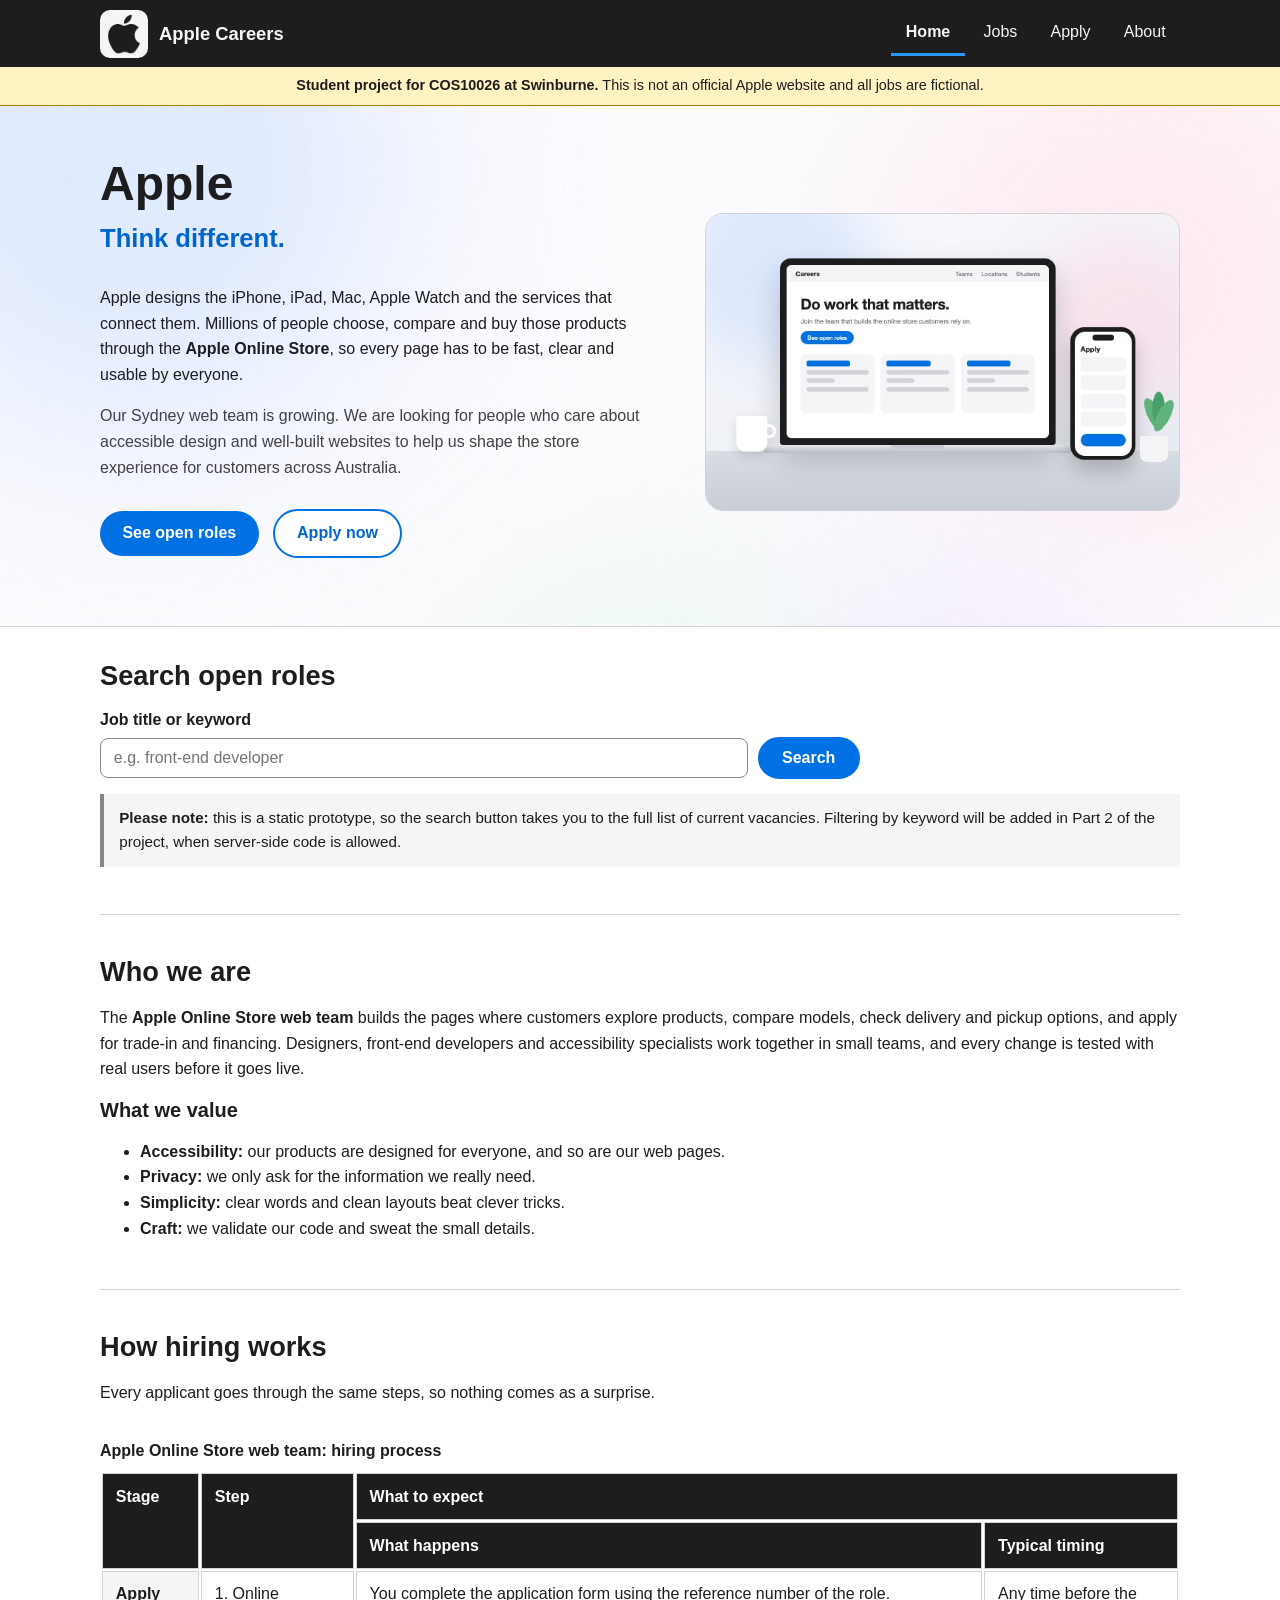
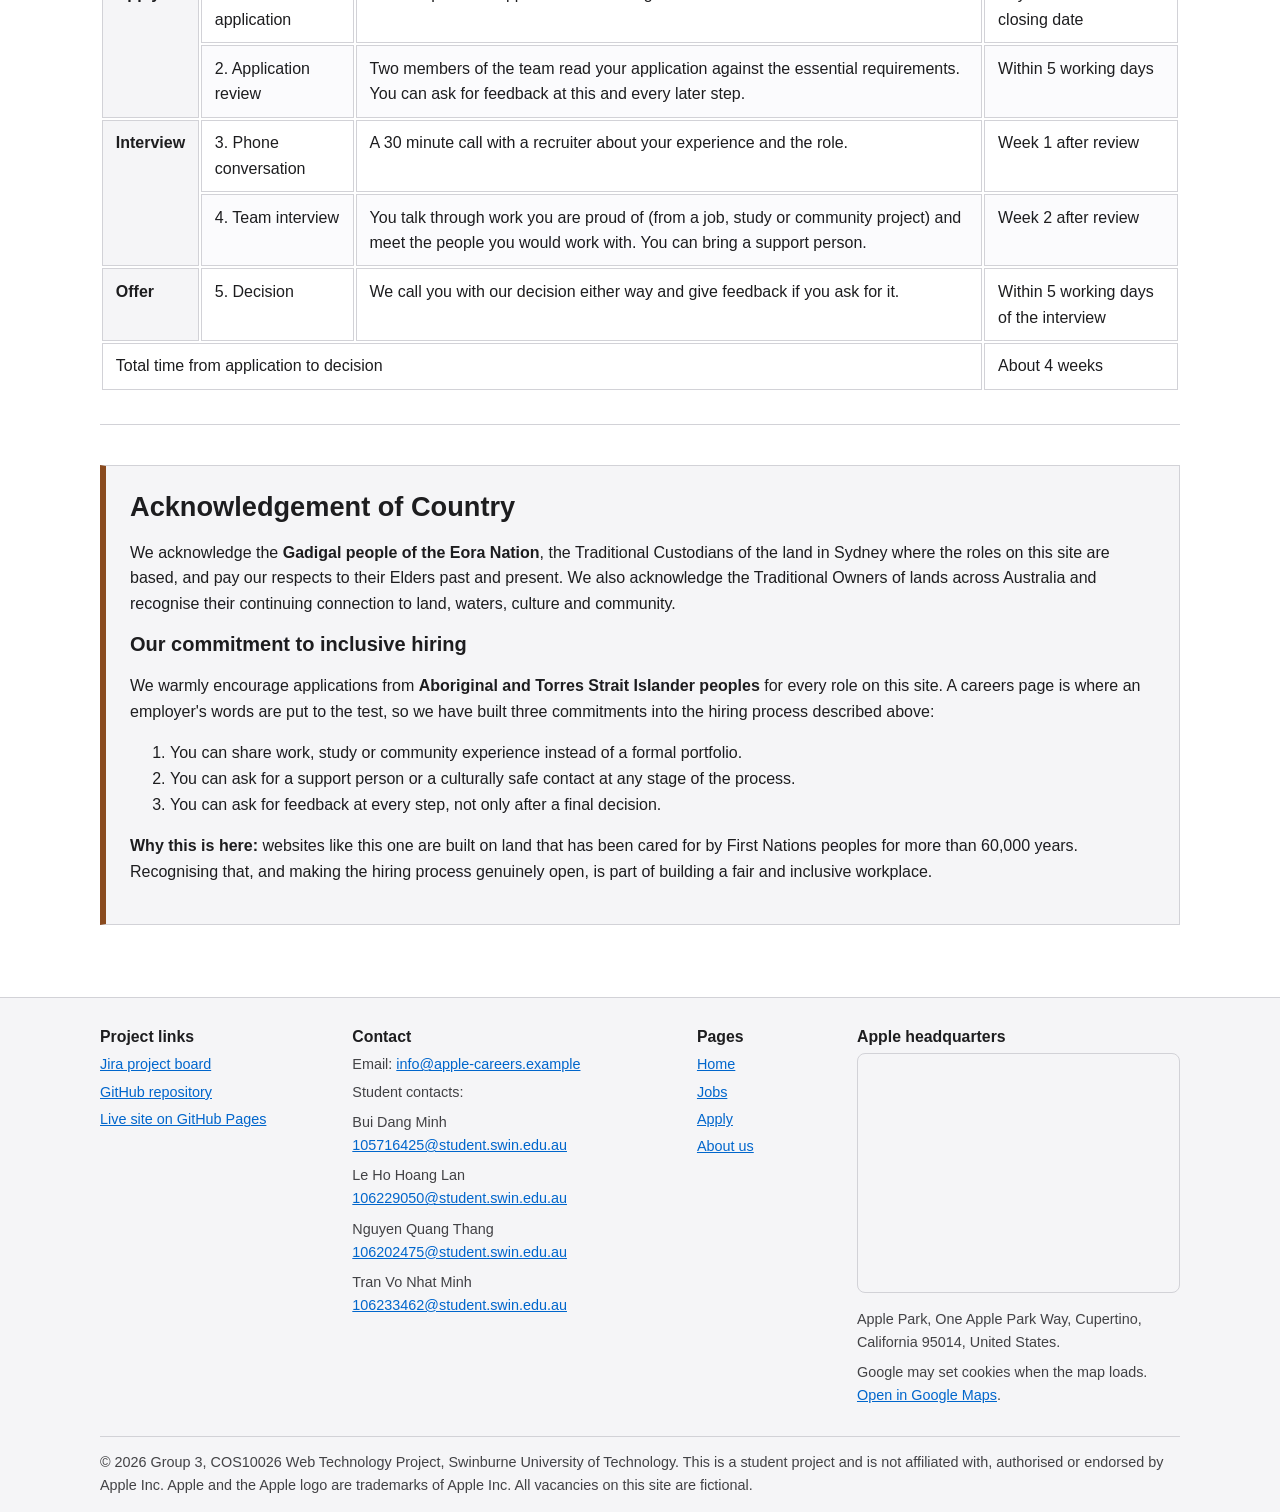
<file: index.html>
<!DOCTYPE html>
<html lang="en">
<head>
  <meta charset="utf-8">
  <meta name="viewport" content="width=device-width, initial-scale=1">
  <meta name="description" content="Careers at Apple: join the team that builds the Apple Online Store. Read about our hiring process and search open roles.">
  <meta name="keywords" content="Apple, careers, jobs, Apple Online Store, web developer, UX designer, Sydney">
  <meta name="author" content="Bui Dang Minh (105716425), Group 3">
  <title>Careers at Apple - Home</title>

  <link rel="stylesheet" href="styles.css?v=20261023">
  <link rel="stylesheet" href="index.css">

  <style>
    #hero h1 {
      font-size: 3em;
      margin-bottom: 0.1em;
    }

    .hero-actions {
      margin-top: 1.5em;
    }
  </style>
</head>

<body>
  <a class="skip-link" href="#main-content">Skip to main content</a>

  <header id="site-header">
    <div class="container">
      <a class="brand" href="index.html">

        <!-- Logo glyph adapted from Devicon apple-original, https://devicon.dev/ (MIT); Apple trademark, educational use. -->
        <img src="images/logo.png" alt="Apple logo" width="48" height="48">
        Apple Careers
      </a>

      <nav>
        <ul>
          <li><a href="index.html" class="current">Home</a></li>
          <li><a href="jobs.html">Jobs</a></li>
          <li><a href="apply.html">Apply</a></li>
          <li><a href="about.html">About</a></li>
        </ul>
      </nav>
    </div>
  </header>

  <p class="project-banner">
    <strong>Student project for COS10026 at Swinburne.</strong> This is not an official Apple website and all jobs are fictional.
  </p>

  <!-- GenAI acknowledgement: Claude and Codex.
       Use: assistance with the final code review; outputs were reviewed and adapted.
       Prompt (translated and summarised): Review the final HTML and CSS code against the assignment brief and suggest improvements. -->
  <!-- Company background: Apple Inc., Apple (Australia), https://www.apple.com/au/; wording adapted for fictional coursework roles. -->
  <section id="hero" aria-labelledby="company-name">
    <div class="container">
      <div class="hero-text">

        <h1 id="company-name">Apple</h1>
        <p class="slogan">Think different.</p>
        <p>
          Apple designs the iPhone, iPad, Mac, Apple Watch and the services that connect them.
          Millions of people choose, compare and buy those products through the
          <strong>Apple Online Store</strong>, so every page has to be fast, clear and
          usable by everyone.
        </p>

        <p style="color: #424245;">
          Our Sydney web team is growing. We are looking for people who care about
          accessible design and well-built websites to help us shape the store experience
          for customers across Australia.
        </p>
        <p class="hero-actions">
          <a class="button" href="jobs.html">See open roles</a>
          <a class="button secondary" href="apply.html">Apply now</a>
        </p>
      </div>

      <!-- Original AI-assisted artwork; acknowledgement: index.html. -->
      <figure class="hero-figure">
        <img src="images/hero-workplace.jpg"
             alt="Illustration of a laptop showing an Apple Careers web page next to a phone showing an application form"
             width="640" height="400">
      </figure>
    </div>
  </section>

  <main id="main-content" tabindex="-1">
    <div class="container">

      <section id="search" aria-labelledby="search-heading">
        <h2 id="search-heading">Search open roles</h2>
        <form action="jobs.html" method="get">
          <div class="search-row">
            <label for="keywords">Job title or keyword</label>
            <input type="search" id="keywords" name="keywords" placeholder="e.g. front-end developer">
            <button type="submit">Search</button>
          </div>
        </form>
        <p class="note">
          <strong>Please note:</strong> this is a static prototype, so the search button takes you
          to the full list of current vacancies. Filtering by keyword will be added in Part 2 of
          the project, when server-side code is allowed.
        </p>
      </section>

      <section id="team" aria-labelledby="team-heading">
        <h2 id="team-heading">Who we are</h2>
        <p>
          The <strong>Apple Online Store web team</strong> builds the pages where customers explore
          products, compare models, check delivery and pickup options, and apply for trade-in and
          financing. Designers, front-end developers and accessibility specialists work together
          in small teams, and every change is tested with real users before it goes live.
        </p>
        <h3>What we value</h3>
        <ul>
          <li><strong>Accessibility:</strong> our products are designed for everyone, and so are our web pages.</li>
          <li><strong>Privacy:</strong> we only ask for the information we really need.</li>
          <li><strong>Simplicity:</strong> clear words and clean layouts beat clever tricks.</li>
          <li><strong>Craft:</strong> we validate our code and sweat the small details.</li>
        </ul>
      </section>

      <section id="process" aria-labelledby="process-heading">
        <h2 id="process-heading">How hiring works</h2>
        <p>Every applicant goes through the same steps, so nothing comes as a surprise.</p>
        <div class="table-wrapper">
          <table>
            <caption>Apple Online Store web team: hiring process</caption>
            <thead>
              <tr>
                <th rowspan="2">Stage</th>
                <th rowspan="2">Step</th>
                <th colspan="2">What to expect</th>
              </tr>
              <tr>
                <th>What happens</th>
                <th>Typical timing</th>
              </tr>
            </thead>
            <tbody>
              <tr>
                <th rowspan="2">Apply</th>
                <td>1. Online application</td>
                <td>You complete the application form using the reference number of the role.</td>
                <td>Any time before the closing date</td>
              </tr>
              <tr>
                <td>2. Application review</td>
                <td>Two members of the team read your application against the essential requirements. You can ask for feedback at this and every later step.</td>
                <td>Within 5 working days</td>
              </tr>
              <tr>
                <th rowspan="2">Interview</th>
                <td>3. Phone conversation</td>
                <td>A 30 minute call with a recruiter about your experience and the role.</td>
                <td>Week 1 after review</td>
              </tr>
              <tr>
                <td>4. Team interview</td>
                <td>You talk through work you are proud of (from a job, study or community project) and meet the people you would work with. You can bring a support person.</td>
                <td>Week 2 after review</td>
              </tr>
              <tr>
                <th>Offer</th>
                <td>5. Decision</td>
                <td>We call you with our decision either way and give feedback if you ask for it.</td>
                <td>Within 5 working days of the interview</td>
              </tr>
            </tbody>
            <tfoot>
              <tr>
                <td colspan="3">Total time from application to decision</td>
                <td>About 4 weeks</td>
              </tr>
            </tfoot>
          </table>
        </div>
      </section>

      <!-- Wording follows Swinburne COS10026 Canvas, Acknowledgement of Country; Sydney custodians: City of Sydney, Aboriginal and Torres Strait Islander, https://www.cityofsydney.nsw.gov.au/ -->
      <section id="acknowledgement" aria-labelledby="ack-heading">
        <h2 id="ack-heading">Acknowledgement of Country</h2>

        <p>
          We acknowledge the <strong>Gadigal people of the Eora Nation</strong>, the Traditional Custodians
          of the land in Sydney where the roles on this site are based, and pay our respects to their
          Elders past and present. We also acknowledge the Traditional Owners of lands across Australia
          and recognise their continuing connection to land, waters, culture and community.
        </p>

        <h3>Our commitment to inclusive hiring</h3>
        <p>
          We warmly encourage applications from <strong>Aboriginal and Torres Strait Islander peoples</strong>
          for every role on this site. A careers page is where an employer's words are put to the test,
          so we have built three commitments into the hiring process described above:
        </p>
        <ol>
          <li>You can share work, study or community experience instead of a formal portfolio.</li>
          <li>You can ask for a support person or a culturally safe contact at any stage of the process.</li>
          <li>You can ask for feedback at every step, not only after a final decision.</li>
        </ol>
        <p>
          <strong>Why this is here:</strong> websites like this one are built on land that has been cared for by
          First Nations peoples for more than 60,000 years. Recognising that, and making the hiring process
          genuinely open, is part of building a fair and inclusive workplace.
        </p>
      </section>

    </div>
  </main>

  <footer id="site-footer">
    <div class="container">
      <div class="footer-columns">
        <section aria-labelledby="footer-project">
          <h2 id="footer-project">Project links</h2>
          <ul>
            <li><a href="https://cos10026-group3.atlassian.net/jira/software/projects/WWTP/summary">Jira project board</a></li>
            <li><a href="https://github.com/dangminh232006/Web-Project-Group-3">GitHub repository</a></li>
            <li><a href="https://dangminh232006.github.io/Web-Project-Group-3/">Live site on GitHub Pages</a></li>
          </ul>
        </section>
        <section aria-labelledby="footer-contact">
          <h2 id="footer-contact">Contact</h2>
          <ul>
            <li>Email: <a href="mailto:info@apple-careers.example">info@apple-careers.example</a></li>
            <li>Student contacts:
              <ul>
                <li>Bui Dang Minh<br><a href="mailto:105716425@student.swin.edu.au">105716425@student.swin.edu.au</a></li>
                <li>Le Ho Hoang Lan<br><a href="mailto:106229050@student.swin.edu.au">106229050@student.swin.edu.au</a></li>
                <li>Nguyen Quang Thang<br><a href="mailto:106202475@student.swin.edu.au">106202475@student.swin.edu.au</a></li>
                <li>Tran Vo Nhat Minh<br><a href="mailto:106233462@student.swin.edu.au">106233462@student.swin.edu.au</a></li>
              </ul>
            </li>
          </ul>
        </section>
        <section aria-labelledby="footer-site">
          <h2 id="footer-site">Pages</h2>
          <ul>
            <li><a href="index.html">Home</a></li>
            <li><a href="jobs.html">Jobs</a></li>
            <li><a href="apply.html">Apply</a></li>
            <li><a href="about.html">About us</a></li>
          </ul>
        </section>

        <section class="footer-map" aria-labelledby="footer-location">
          <h2 id="footer-location">Apple headquarters</h2>
          <!-- Map supplied by Google Maps: Apple Park, Cupertino; https://www.google.com/maps/place/Apple+Park,+One+Apple+Park+Way,+Cupertino,+CA+95014 -->
          <iframe src="https://www.google.com/maps/embed?origin=mfe&amp;pb=!1m3!2m1!1sApple+Park,+One+Apple+Park+Way,+Cupertino,+CA+95014!6i15"
                  title="Google Map showing Apple Park, Apple headquarters in Cupertino, California"
                  width="600" height="240" loading="lazy"></iframe>
          <p>Apple Park, One Apple Park Way, Cupertino, California 95014, United States.</p>
          <p>Google may set cookies when the map loads.
            <a href="https://www.google.com/maps/place/Apple+Park,+One+Apple+Park+Way,+Cupertino,+CA+95014">Open in Google Maps</a>.
          </p>
        </section>
      </div>
      <p class="disclaimer">
        &copy; 2026 Group 3, COS10026 Web Technology Project, Swinburne University of Technology.
        This is a student project and is not affiliated with, authorised or endorsed by Apple Inc.
        Apple and the Apple logo are trademarks of Apple Inc. All vacancies on this site are fictional.
      </p>
    </div>
  </footer>
</body>
</html>
</file>
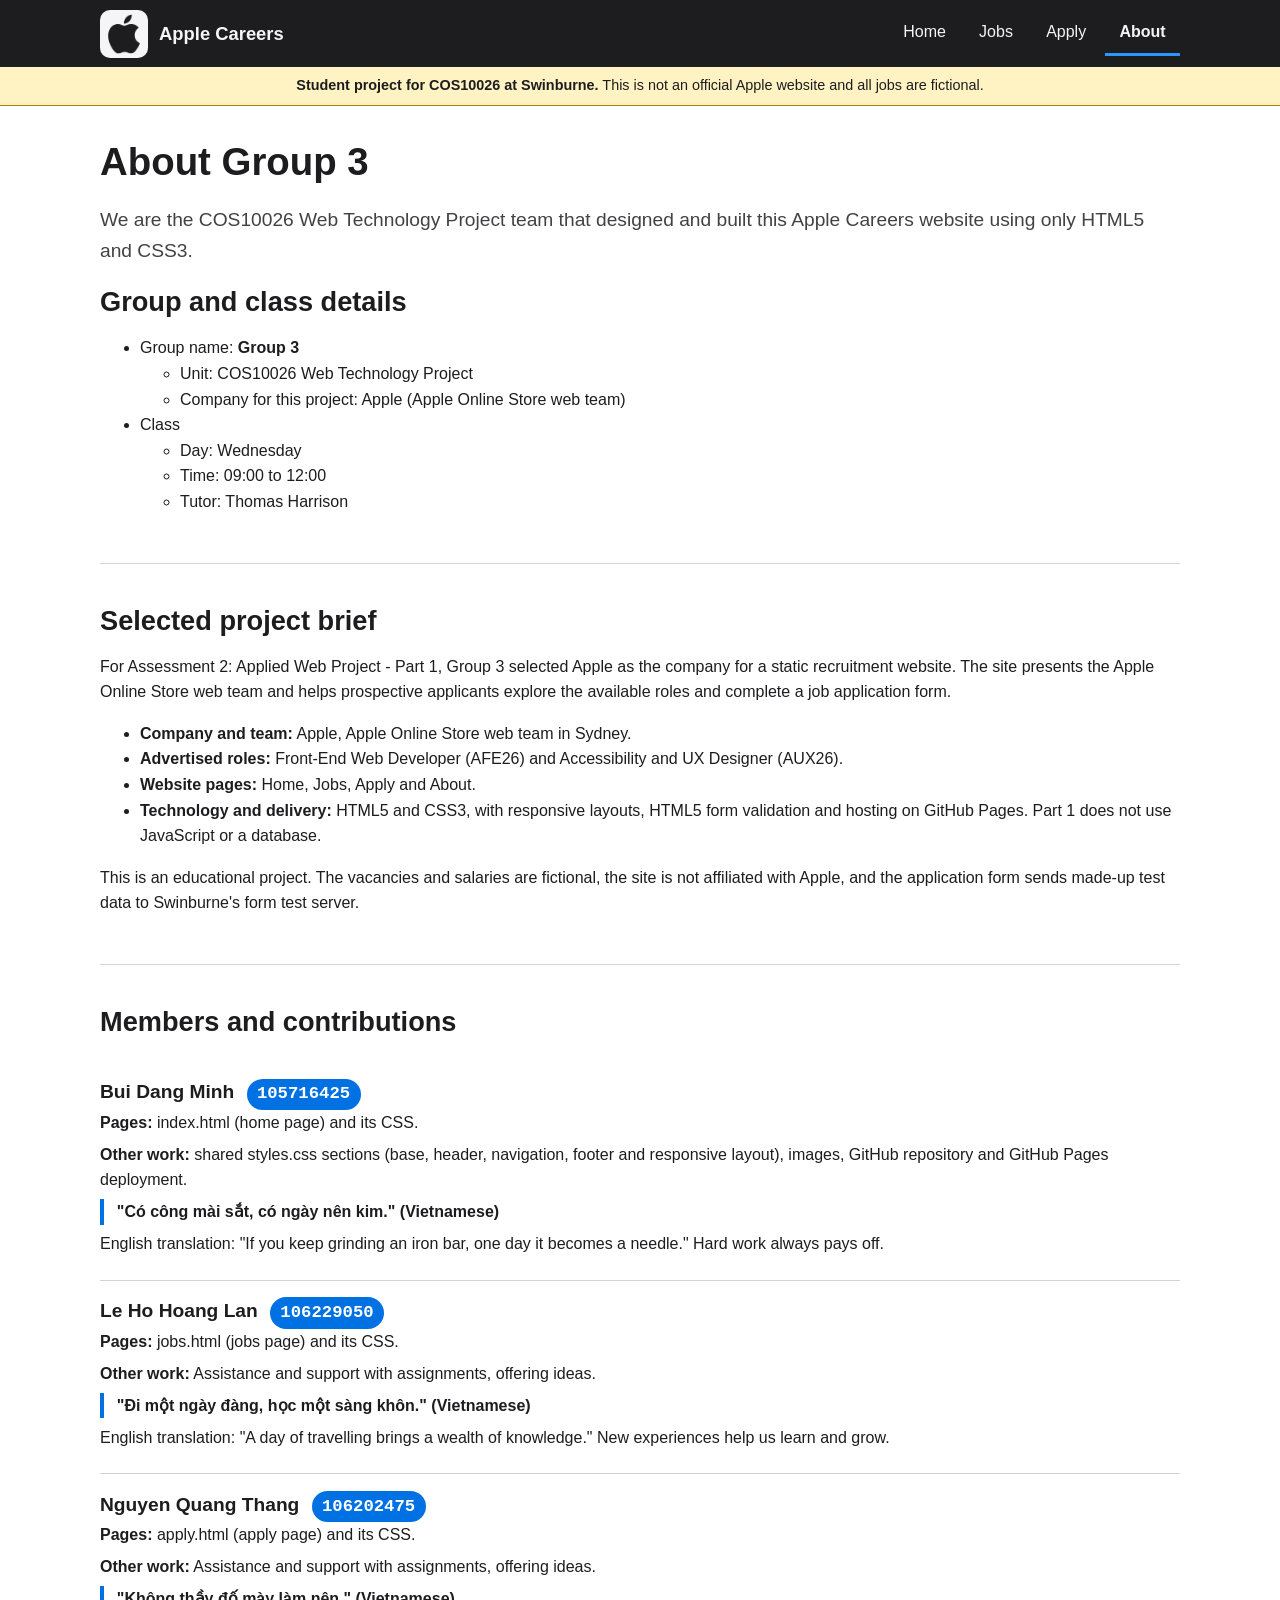
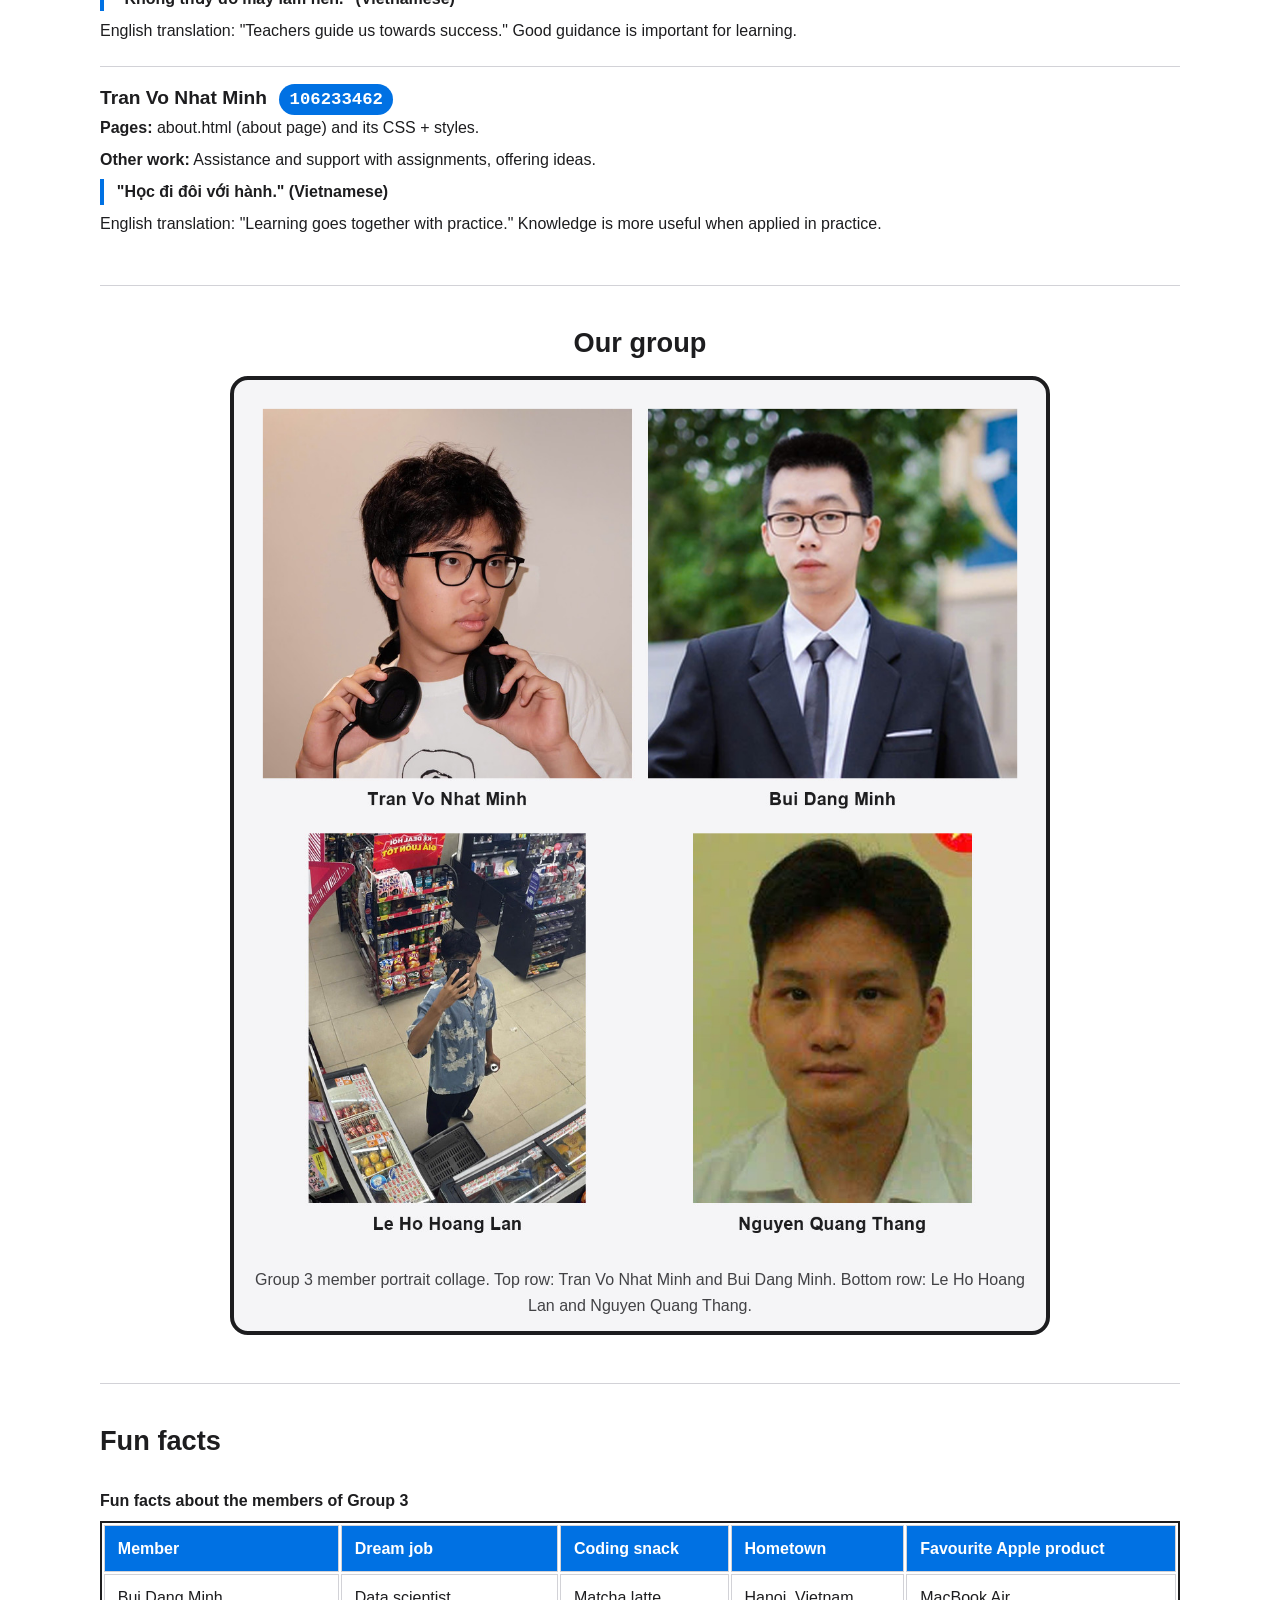
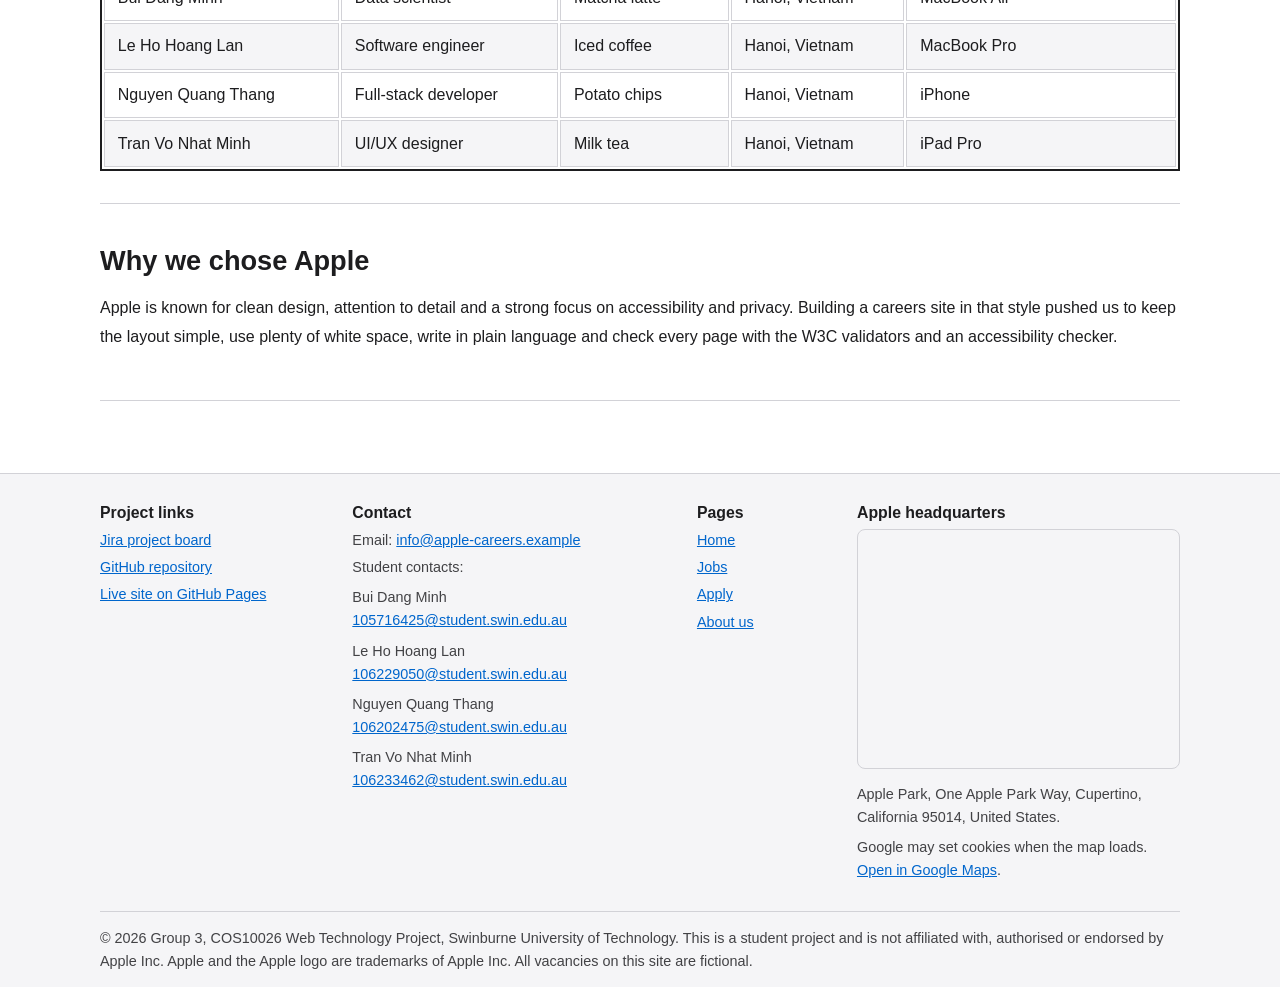
<file: about.html>
<!DOCTYPE html>
<html lang="en">
<head>
  <meta charset="utf-8">
  <meta name="viewport" content="width=device-width, initial-scale=1">
  <meta name="description" content="Meet Group 3, the COS10026 students who built the Apple Careers recruitment website: class details, contributions, quotes, group photo and fun facts.">
  <meta name="keywords" content="Group 3, COS10026, Swinburne, team members, student IDs, contributions, fun facts">
  <meta name="author" content="Group 3, COS10026">
  <title>Careers at Apple - About Group 3</title>

  <link rel="stylesheet" href="styles.css?v=20261023">
  <link rel="stylesheet" href="about.css?v=20261023-collage1">

  <style>
    #fun-facts caption {
      font-weight: bold;
      color: #1d1d1f;
    }
  </style>
</head>

<body>
  <a class="skip-link" href="#main-content">Skip to main content</a>

  <header id="site-header">
    <div class="container">
      <a class="brand" href="index.html">

        <!-- Logo glyph adapted from Devicon apple-original, https://devicon.dev/ (MIT); Apple trademark, educational use. -->
        <img src="images/logo.png" alt="Apple logo" width="48" height="48">
        Apple Careers
      </a>

      <nav>
        <ul>
          <li><a href="index.html">Home</a></li>
          <li><a href="jobs.html">Jobs</a></li>
          <li><a href="apply.html">Apply</a></li>
          <li><a href="about.html" class="current">About</a></li>
        </ul>
      </nav>
    </div>
  </header>

  <p class="project-banner">
    <strong>Student project for COS10026 at Swinburne.</strong> This is not an official Apple website and all jobs are fictional.
  </p>

  <main id="main-content" tabindex="-1">
    <div class="container">

      <h1>About Group 3</h1>
      <p>
        We are the COS10026 Web Technology Project team that designed and built this
        Apple Careers website using only HTML5 and CSS3.
      </p>

      <!-- GenAI acknowledgement: see index.html. -->
      <section id="group-details" aria-labelledby="group-heading">
        <h2 id="group-heading">Group and class details</h2>
        <ul>
          <li>Group name: <strong>Group 3</strong>
            <ul>
              <li>Unit: COS10026 Web Technology Project</li>
              <li>Company for this project: Apple (Apple Online Store web team)</li>
            </ul>
          </li>
          <li>Class
            <ul>
              <li>Day: Wednesday</li>
              <li>Time: 09:00 to 12:00</li>
              <li>Tutor: Thomas Harrison</li>
            </ul>
          </li>
        </ul>
      </section>

      <section id="project-brief" aria-labelledby="brief-heading">
        <h2 id="brief-heading">Selected project brief</h2>
        <p>
          For Assessment 2: Applied Web Project - Part 1, Group 3 selected Apple as the company
          for a static recruitment website. The site presents the Apple Online Store web team
          and helps prospective applicants explore the available roles and complete a job application form.
        </p>
        <ul>
          <li><strong>Company and team:</strong> Apple, Apple Online Store web team in Sydney.</li>
          <li><strong>Advertised roles:</strong> Front-End Web Developer (AFE26) and Accessibility and UX Designer (AUX26).</li>
          <li><strong>Website pages:</strong> Home, Jobs, Apply and About.</li>
          <li><strong>Technology and delivery:</strong> HTML5 and CSS3, with responsive layouts,
            HTML5 form validation and hosting on GitHub Pages. Part 1 does not use JavaScript or a database.</li>
        </ul>
        <p>
          This is an educational project. The vacancies and salaries are fictional, the site is not
          affiliated with Apple, and the application form sends made-up test data to Swinburne's form test server.
        </p>
      </section>

      <section id="members" aria-labelledby="members-heading">
        <h2 id="members-heading">Members and contributions</h2>
        <dl class="members">
          <dt>Bui Dang Minh <span class="student-id">105716425</span></dt>
          <dd><strong>Pages:</strong> index.html (home page) and its CSS.</dd>
          <dd><strong>Other work:</strong> shared styles.css sections (base, header, navigation, footer and responsive layout), images, GitHub repository and GitHub Pages deployment.</dd>
          <dd class="quote"><span lang="vi">&quot;Có công mài sắt, có ngày nên kim.&quot;</span> (Vietnamese)</dd>
          <dd>English translation: &quot;If you keep grinding an iron bar, one day it becomes a needle.&quot; Hard work always pays off.</dd>

          <dt>Le Ho Hoang Lan <span class="student-id">106229050</span></dt>
          <dd><strong>Pages:</strong> jobs.html (jobs page) and its CSS.</dd>
          <dd><strong>Other work:</strong> Assistance and support with assignments, offering ideas.</dd>
          <dd class="quote"><span lang="vi">&quot;Đi một ngày đàng, học một sàng khôn.&quot;</span> (Vietnamese)</dd>
          <dd>English translation: &quot;A day of travelling brings a wealth of knowledge.&quot; New experiences help us learn and grow.</dd>

          <dt>Nguyen Quang Thang <span class="student-id">106202475</span></dt>
          <dd><strong>Pages:</strong> apply.html (apply page) and its CSS.</dd>
          <dd><strong>Other work:</strong> Assistance and support with assignments, offering ideas.</dd>
          <dd class="quote"><span lang="vi">&quot;Không thầy đố mày làm nên.&quot;</span> (Vietnamese)</dd>
          <dd>English translation: &quot;Teachers guide us towards success.&quot; Good guidance is important for learning.</dd>

          <dt>Tran Vo Nhat Minh <span class="student-id">106233462</span></dt>
          <dd><strong>Pages:</strong> about.html (about page) and its CSS + styles.</dd>
          <dd><strong>Other work:</strong> Assistance and support with assignments, offering ideas.</dd>
          <dd class="quote"><span lang="vi">&quot;Học đi đôi với hành.&quot;</span> (Vietnamese)</dd>
          <dd>English translation: &quot;Learning goes together with practice.&quot; Knowledge is more useful when applied in practice.</dd>
        </dl>
      </section>

      <section id="photo" aria-labelledby="photo-heading">
        <h2 id="photo-heading">Our group</h2>
        <figure id="group-photo">
          <!-- Coordinator-supplied deterministic collage of the four original portraits; faces unchanged. -->
          <img src="images/group-collage.jpg" alt="Four Group 3 member portraits arranged in two rows" width="1200" height="1320">
          <figcaption>Group 3 member portrait collage. Top row: Tran Vo Nhat Minh and Bui Dang Minh. Bottom row: Le Ho Hoang Lan and Nguyen Quang Thang.</figcaption>
        </figure>
      </section>

      <section id="fun-facts" aria-labelledby="facts-heading">
        <h2 id="facts-heading">Fun facts</h2>
        <div class="table-wrapper">
          <table>
            <caption>Fun facts about the members of Group 3</caption>
            <thead>
              <tr>
                <th>Member</th>
                <th>Dream job</th>
                <th>Coding snack</th>
                <th>Hometown</th>
                <th>Favourite Apple product</th>
              </tr>
            </thead>
            <tbody>
              <tr>
                <td>Bui Dang Minh</td>
                <td>Data scientist</td>
                <td>Matcha latte</td>
                <td>Hanoi, Vietnam</td>
                <td>MacBook Air</td>
              </tr>
              <tr>
                <td>Le Ho Hoang Lan</td>
                <td>Software engineer</td>
                <td>Iced coffee</td>
                <td>Hanoi, Vietnam</td>
                <td>MacBook Pro</td>
              </tr>
              <tr>
                <td>Nguyen Quang Thang</td>
                <td>Full-stack developer</td>
                <td>Potato chips</td>
                <td>Hanoi, Vietnam</td>
                <td>iPhone</td>
              </tr>
              <tr>
                <td>Tran Vo Nhat Minh</td>
                <td>UI/UX designer</td>
                <td>Milk tea</td>
                <td>Hanoi, Vietnam</td>
                <td>iPad Pro</td>
              </tr>
            </tbody>
          </table>
        </div>
      </section>

      <section id="why-apple" aria-labelledby="why-heading">
        <h2 id="why-heading">Why we chose Apple</h2>
        <p style="line-height: 1.8;">
          Apple is known for clean design, attention to detail and a strong focus on accessibility and privacy.
          Building a careers site in that style pushed us to keep the layout simple, use plenty of white space,
          write in plain language and check every page with the W3C validators and an accessibility checker.
        </p>
      </section>

    </div>
  </main>

  <footer id="site-footer">
    <div class="container">
      <div class="footer-columns">
        <section aria-labelledby="footer-project">
          <h2 id="footer-project">Project links</h2>
          <ul>
            <li><a href="https://cos10026-group3.atlassian.net/jira/software/projects/WWTP/summary">Jira project board</a></li>
            <li><a href="https://github.com/dangminh232006/Web-Project-Group-3">GitHub repository</a></li>
            <li><a href="https://dangminh232006.github.io/Web-Project-Group-3/">Live site on GitHub Pages</a></li>
          </ul>
        </section>
        <section aria-labelledby="footer-contact">
          <h2 id="footer-contact">Contact</h2>
          <ul>
            <li>Email: <a href="mailto:info@apple-careers.example">info@apple-careers.example</a></li>
            <li>Student contacts:
              <ul>
                <li>Bui Dang Minh<br><a href="mailto:105716425@student.swin.edu.au">105716425@student.swin.edu.au</a></li>
                <li>Le Ho Hoang Lan<br><a href="mailto:106229050@student.swin.edu.au">106229050@student.swin.edu.au</a></li>
                <li>Nguyen Quang Thang<br><a href="mailto:106202475@student.swin.edu.au">106202475@student.swin.edu.au</a></li>
                <li>Tran Vo Nhat Minh<br><a href="mailto:106233462@student.swin.edu.au">106233462@student.swin.edu.au</a></li>
              </ul>
            </li>
          </ul>
        </section>
        <section aria-labelledby="footer-site">
          <h2 id="footer-site">Pages</h2>
          <ul>
            <li><a href="index.html">Home</a></li>
            <li><a href="jobs.html">Jobs</a></li>
            <li><a href="apply.html">Apply</a></li>
            <li><a href="about.html">About us</a></li>
          </ul>
        </section>

        <section class="footer-map" aria-labelledby="footer-location">
          <h2 id="footer-location">Apple headquarters</h2>
          <!-- Map supplied by Google Maps: Apple Park, Cupertino; https://www.google.com/maps/place/Apple+Park,+One+Apple+Park+Way,+Cupertino,+CA+95014 -->
          <iframe src="https://www.google.com/maps/embed?origin=mfe&amp;pb=!1m3!2m1!1sApple+Park,+One+Apple+Park+Way,+Cupertino,+CA+95014!6i15"
                  title="Google Map showing Apple Park, Apple headquarters in Cupertino, California"
                  width="600" height="240" loading="lazy"></iframe>
          <p>Apple Park, One Apple Park Way, Cupertino, California 95014, United States.</p>
          <p>Google may set cookies when the map loads.
            <a href="https://www.google.com/maps/place/Apple+Park,+One+Apple+Park+Way,+Cupertino,+CA+95014">Open in Google Maps</a>.
          </p>
        </section>
      </div>
      <p class="disclaimer">
        &copy; 2026 Group 3, COS10026 Web Technology Project, Swinburne University of Technology.
        This is a student project and is not affiliated with, authorised or endorsed by Apple Inc.
        Apple and the Apple logo are trademarks of Apple Inc. All vacancies on this site are fictional.
      </p>
    </div>
  </footer>
</body>
</html>
</file>
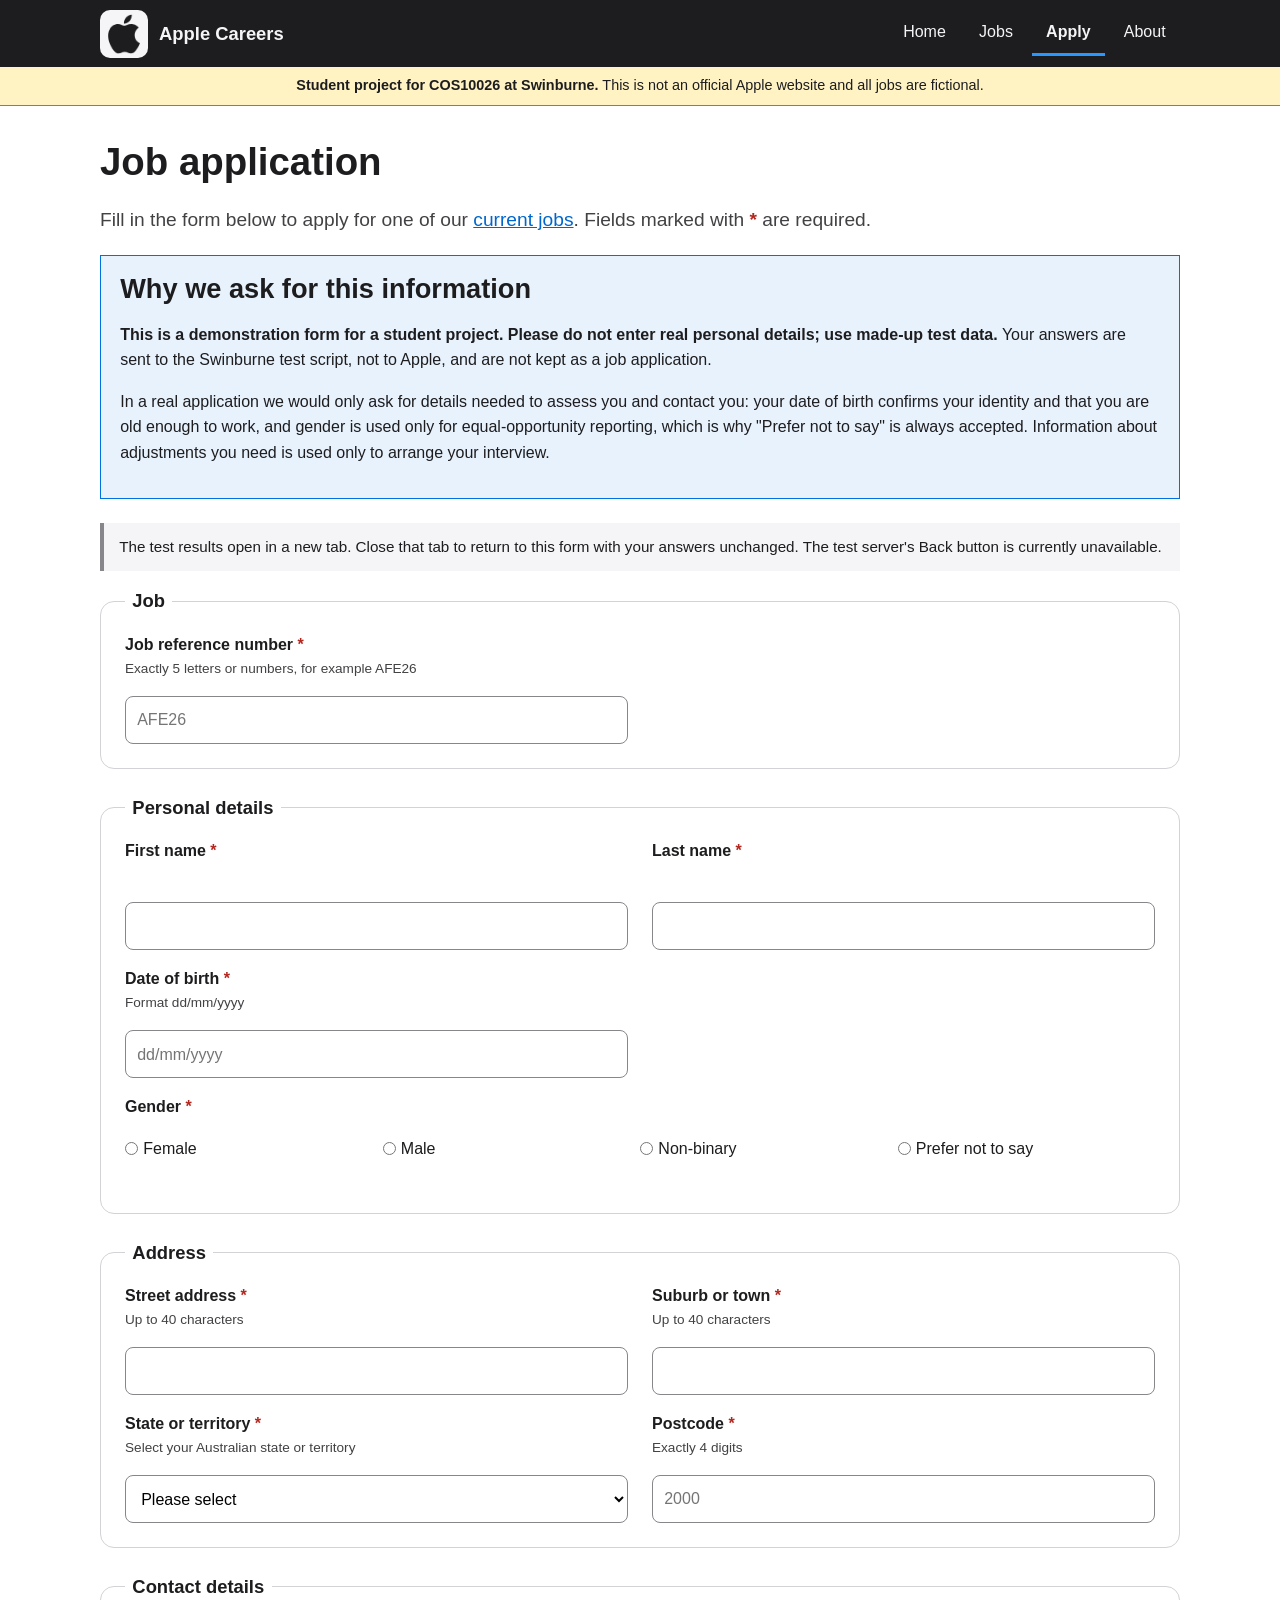
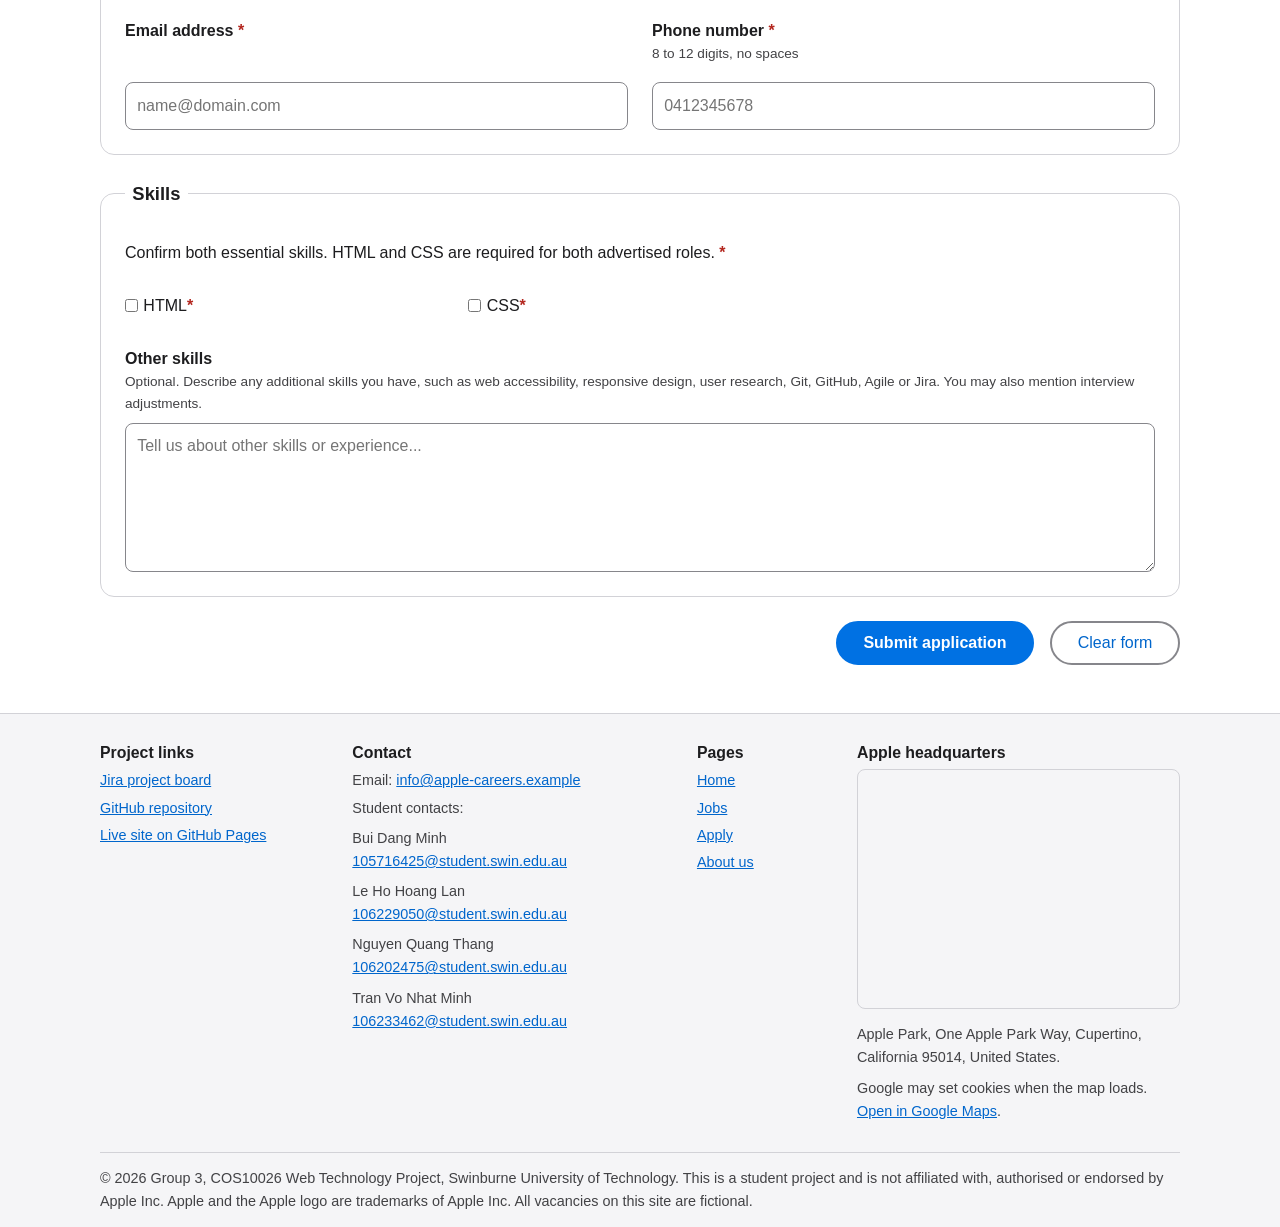
<file: apply.html>
<!DOCTYPE html>
<html lang="en">
<head>
  <meta charset="utf-8">
  <meta name="viewport" content="width=device-width, initial-scale=1">
  <meta name="description" content="Apply online for a job in the Apple Online Store web team. All fields are checked before the form is sent.">
  <meta name="keywords" content="Apple jobs, job application form, apply online, AFE26, AUX26">
  <meta name="author" content="Group 3, COS10026">
  <title>Careers at Apple - Job application</title>

  <link rel="stylesheet" href="styles.css?v=20261023">
  <link rel="stylesheet" href="apply.css?v=20261023-skills2">

  <style>
    .required-star {
      color: #b3261e;
      font-weight: bold;
    }

    #privacy {
      border: 1px solid #0071e3;
      background-color: #e8f2fd;
      padding: 1em 1.2em;
      margin-bottom: 1.5em;
    }
  </style>
</head>

<body>
  <a class="skip-link" href="#main-content">Skip to main content</a>

  <header id="site-header">
    <div class="container">
      <a class="brand" href="index.html">

        <!-- Logo glyph adapted from Devicon apple-original, https://devicon.dev/ (MIT); Apple trademark, educational use. -->
        <img src="images/logo.png" alt="Apple logo" width="48" height="48">
        Apple Careers
      </a>

      <nav>
        <ul>
          <li><a href="index.html">Home</a></li>
          <li><a href="jobs.html">Jobs</a></li>
          <li><a href="apply.html" class="current">Apply</a></li>
          <li><a href="about.html">About</a></li>
        </ul>
      </nav>
    </div>
  </header>

  <p class="project-banner">
    <strong>Student project for COS10026 at Swinburne.</strong> This is not an official Apple website and all jobs are fictional.
  </p>

  <main id="main-content" tabindex="-1">
    <div class="container">

      <h1>Job application</h1>
      <p>
        Fill in the form below to apply for one of our <a href="jobs.html">current jobs</a>.
        Fields marked with <span class="required-star">*</span> are required.
      </p>

      <!-- Privacy and dark-pattern guidance: Swinburne COS10026 Canvas, Week 06: Dark patterns examples in web development. -->
      <section id="privacy" aria-labelledby="privacy-heading">
        <h2 id="privacy-heading">Why we ask for this information</h2>
        <p>
          <strong>This is a demonstration form for a student project. Please do not enter real personal details;
          use made-up test data.</strong> Your answers are sent to the Swinburne test script, not to Apple,
          and are not kept as a job application.
        </p>
        <p>
          In a real application we would only ask for details needed to assess you and contact you:
          your date of birth confirms your identity and that you are old enough to work, and gender is used
          only for equal-opportunity reporting, which is why "Prefer not to say" is always accepted.
          Information about adjustments you need is used only to arrange your interview.
        </p>
      </section>

      <p id="submission-help" class="note">
        The test results open in a new tab. Close that tab to return to this form with your answers unchanged.
        The test server's Back button is currently unavailable.
      </p>

      <!-- GenAI acknowledgement: see index.html. -->
      <!-- Form fields, patterns and POST test endpoint follow Swinburne COS10026 Lecture 3: HTML Forms and Structural Elements and Week 3 HTML form lab. -->
      <form id="application" method="post" action="https://mercury.swin.edu.au/it000000/formtest.php"
            target="_blank" rel="noopener" aria-describedby="submission-help">

        <fieldset>
          <legend>Job</legend>
          <div class="form-grid">
            <div class="field">
              <label for="job-ref">Job reference number <span class="required-star">*</span>
                <span class="hint">Exactly 5 letters or numbers, for example AFE26</span>
              </label>
              <input type="text" id="job-ref" name="job_ref" maxlength="5"
                     pattern="[A-Za-z0-9]{5}" placeholder="AFE26" required
                     title="Exactly 5 letters or numbers, for example AFE26">
            </div>
          </div>
        </fieldset>

        <fieldset>
          <legend>Personal details</legend>
          <div class="form-grid">
            <div class="field">
              <label for="first-name">First name <span class="required-star">*</span>
              </label>
              <input type="text" id="first-name" name="first_name" maxlength="20"
                     pattern="[A-Za-z]{1,20}" required title="Up to 20 letters (A to Z), no spaces or numbers">
            </div>

            <div class="field">
              <label for="last-name">Last name <span class="required-star">*</span>
              </label>
              <input type="text" id="last-name" name="last_name" maxlength="20"
                     pattern="[A-Za-z]{1,20}" required title="Up to 20 letters (A to Z), no spaces or numbers">
            </div>

            <div class="field">
              <label for="dob">Date of birth <span class="required-star">*</span>
                <span class="hint">Format dd/mm/yyyy</span>
              </label>
              <input type="text" id="dob" name="dob" maxlength="10" placeholder="dd/mm/yyyy"
                     pattern="(0[1-9]|[12][0-9]|3[01])/(0[1-9]|1[0-2])/[0-9]{4}" required
                     title="Use the format dd/mm/yyyy, for example 15/06/1998">
            </div>

            <div class="field wide">
              <fieldset>
                <legend>Gender <span class="required-star">*</span></legend>
                <div class="choices">
                  <label><input type="radio" name="gender" value="female" required> Female</label>
                  <label><input type="radio" name="gender" value="male"> Male</label>
                  <label><input type="radio" name="gender" value="non-binary"> Non-binary</label>
                  <label><input type="radio" name="gender" value="not-stated"> Prefer not to say</label>
                </div>
              </fieldset>
            </div>
          </div>
        </fieldset>

        <fieldset>
          <legend>Address</legend>
          <div class="form-grid">
            <div class="field">
              <label for="street">Street address <span class="required-star">*</span>
                <span class="hint">Up to 40 characters</span>
              </label>
              <input type="text" id="street" name="street" maxlength="40" required>
            </div>

            <div class="field">
              <label for="suburb">Suburb or town <span class="required-star">*</span>
                <span class="hint">Up to 40 characters</span>
              </label>
              <input type="text" id="suburb" name="suburb" maxlength="40" required>
            </div>

            <div class="field">
              <label for="state">State or territory <span class="required-star">*</span>
                <span class="hint">Select your Australian state or territory</span>
              </label>
              <!-- State and territory names: Treasury Corporation of Victoria, State & Commonwealth Relationship, https://www.tcv.vic.gov.au/about-tcv/victoria-s-economy/state-commonwealth-relationship -->
              <select id="state" name="state" required>
                <option value="">Please select</option>
                <option value="VIC">Victoria</option>
                <option value="NSW">New South Wales</option>
                <option value="QLD">Queensland</option>
                <option value="NT">Northern Territory</option>
                <option value="WA">Western Australia</option>
                <option value="SA">South Australia</option>
                <option value="TAS">Tasmania</option>
                <option value="ACT">Australian Capital Territory</option>
              </select>
            </div>

            <div class="field">
              <label for="postcode">Postcode <span class="required-star">*</span>
                <span class="hint">Exactly 4 digits</span>
              </label>
              <input type="text" id="postcode" name="postcode" maxlength="4"
                     pattern="[0-9]{4}" placeholder="2000" required title="Exactly 4 digits, for example 2000">
            </div>
          </div>
        </fieldset>

        <fieldset>
          <legend>Contact details</legend>
          <div class="form-grid">

            <div class="field">
              <label for="email">Email address <span class="required-star">*</span></label>
              <input type="email" id="email" name="email" placeholder="name@domain.com" required>
            </div>

            <div class="field">
              <label for="phone">Phone number <span class="required-star">*</span>
                <span class="hint">8 to 12 digits, no spaces</span>
              </label>
              <input type="tel" id="phone" name="phone" maxlength="12"
                     pattern="[0-9]{8,12}" placeholder="0412345678" required
                     title="8 to 12 digits with no spaces, for example 0412345678">
            </div>
          </div>
        </fieldset>

        <fieldset>
          <legend>Skills</legend>
          <p>Confirm both essential skills. HTML and CSS are required for both advertised roles. <span class="required-star">*</span></p>
          <div class="choices">
            <label><input type="checkbox" name="skills[]" value="html" required> HTML <span class="required-star">*</span></label>
            <label><input type="checkbox" name="skills[]" value="css" required> CSS <span class="required-star">*</span></label>
          </div>

          <div class="field">
            <label for="other-skills">Other skills
              <span class="hint">Optional. Describe any additional skills you have, such as web accessibility, responsive design, user research, Git, GitHub, Agile or Jira. You may also mention interview adjustments.</span>
            </label>
            <textarea id="other-skills" name="other_skills" rows="5" cols="40"
                      placeholder="Tell us about other skills or experience..."></textarea>
          </div>
        </fieldset>

        <p class="form-buttons" style="text-align: right;">
          <input type="submit" value="Submit application">
          <input type="reset" value="Clear form">
        </p>
      </form>

    </div>
  </main>

  <footer id="site-footer">
    <div class="container">
      <div class="footer-columns">
        <section aria-labelledby="footer-project">
          <h2 id="footer-project">Project links</h2>
          <ul>
            <li><a href="https://cos10026-group3.atlassian.net/jira/software/projects/WWTP/summary">Jira project board</a></li>
            <li><a href="https://github.com/dangminh232006/Web-Project-Group-3">GitHub repository</a></li>
            <li><a href="https://dangminh232006.github.io/Web-Project-Group-3/">Live site on GitHub Pages</a></li>
          </ul>
        </section>
        <section aria-labelledby="footer-contact">
          <h2 id="footer-contact">Contact</h2>
          <ul>
            <li>Email: <a href="mailto:info@apple-careers.example">info@apple-careers.example</a></li>
            <li>Student contacts:
              <ul>
                <li>Bui Dang Minh<br><a href="mailto:105716425@student.swin.edu.au">105716425@student.swin.edu.au</a></li>
                <li>Le Ho Hoang Lan<br><a href="mailto:106229050@student.swin.edu.au">106229050@student.swin.edu.au</a></li>
                <li>Nguyen Quang Thang<br><a href="mailto:106202475@student.swin.edu.au">106202475@student.swin.edu.au</a></li>
                <li>Tran Vo Nhat Minh<br><a href="mailto:106233462@student.swin.edu.au">106233462@student.swin.edu.au</a></li>
              </ul>
            </li>
          </ul>
        </section>
        <section aria-labelledby="footer-site">
          <h2 id="footer-site">Pages</h2>
          <ul>
            <li><a href="index.html">Home</a></li>
            <li><a href="jobs.html">Jobs</a></li>
            <li><a href="apply.html">Apply</a></li>
            <li><a href="about.html">About us</a></li>
          </ul>
        </section>

        <section class="footer-map" aria-labelledby="footer-location">
          <h2 id="footer-location">Apple headquarters</h2>
          <!-- Map supplied by Google Maps: Apple Park, Cupertino; https://www.google.com/maps/place/Apple+Park,+One+Apple+Park+Way,+Cupertino,+CA+95014 -->
          <iframe src="https://www.google.com/maps/embed?origin=mfe&amp;pb=!1m3!2m1!1sApple+Park,+One+Apple+Park+Way,+Cupertino,+CA+95014!6i15"
                  title="Google Map showing Apple Park, Apple headquarters in Cupertino, California"
                  width="600" height="240" loading="lazy"></iframe>
          <p>Apple Park, One Apple Park Way, Cupertino, California 95014, United States.</p>
          <p>Google may set cookies when the map loads.
            <a href="https://www.google.com/maps/place/Apple+Park,+One+Apple+Park+Way,+Cupertino,+CA+95014">Open in Google Maps</a>.
          </p>
        </section>
      </div>
      <p class="disclaimer">
        &copy; 2026 Group 3, COS10026 Web Technology Project, Swinburne University of Technology.
        This is a student project and is not affiliated with, authorised or endorsed by Apple Inc.
        Apple and the Apple logo are trademarks of Apple Inc. All vacancies on this site are fictional.
      </p>
    </div>
  </footer>
</body>
</html>
</file>
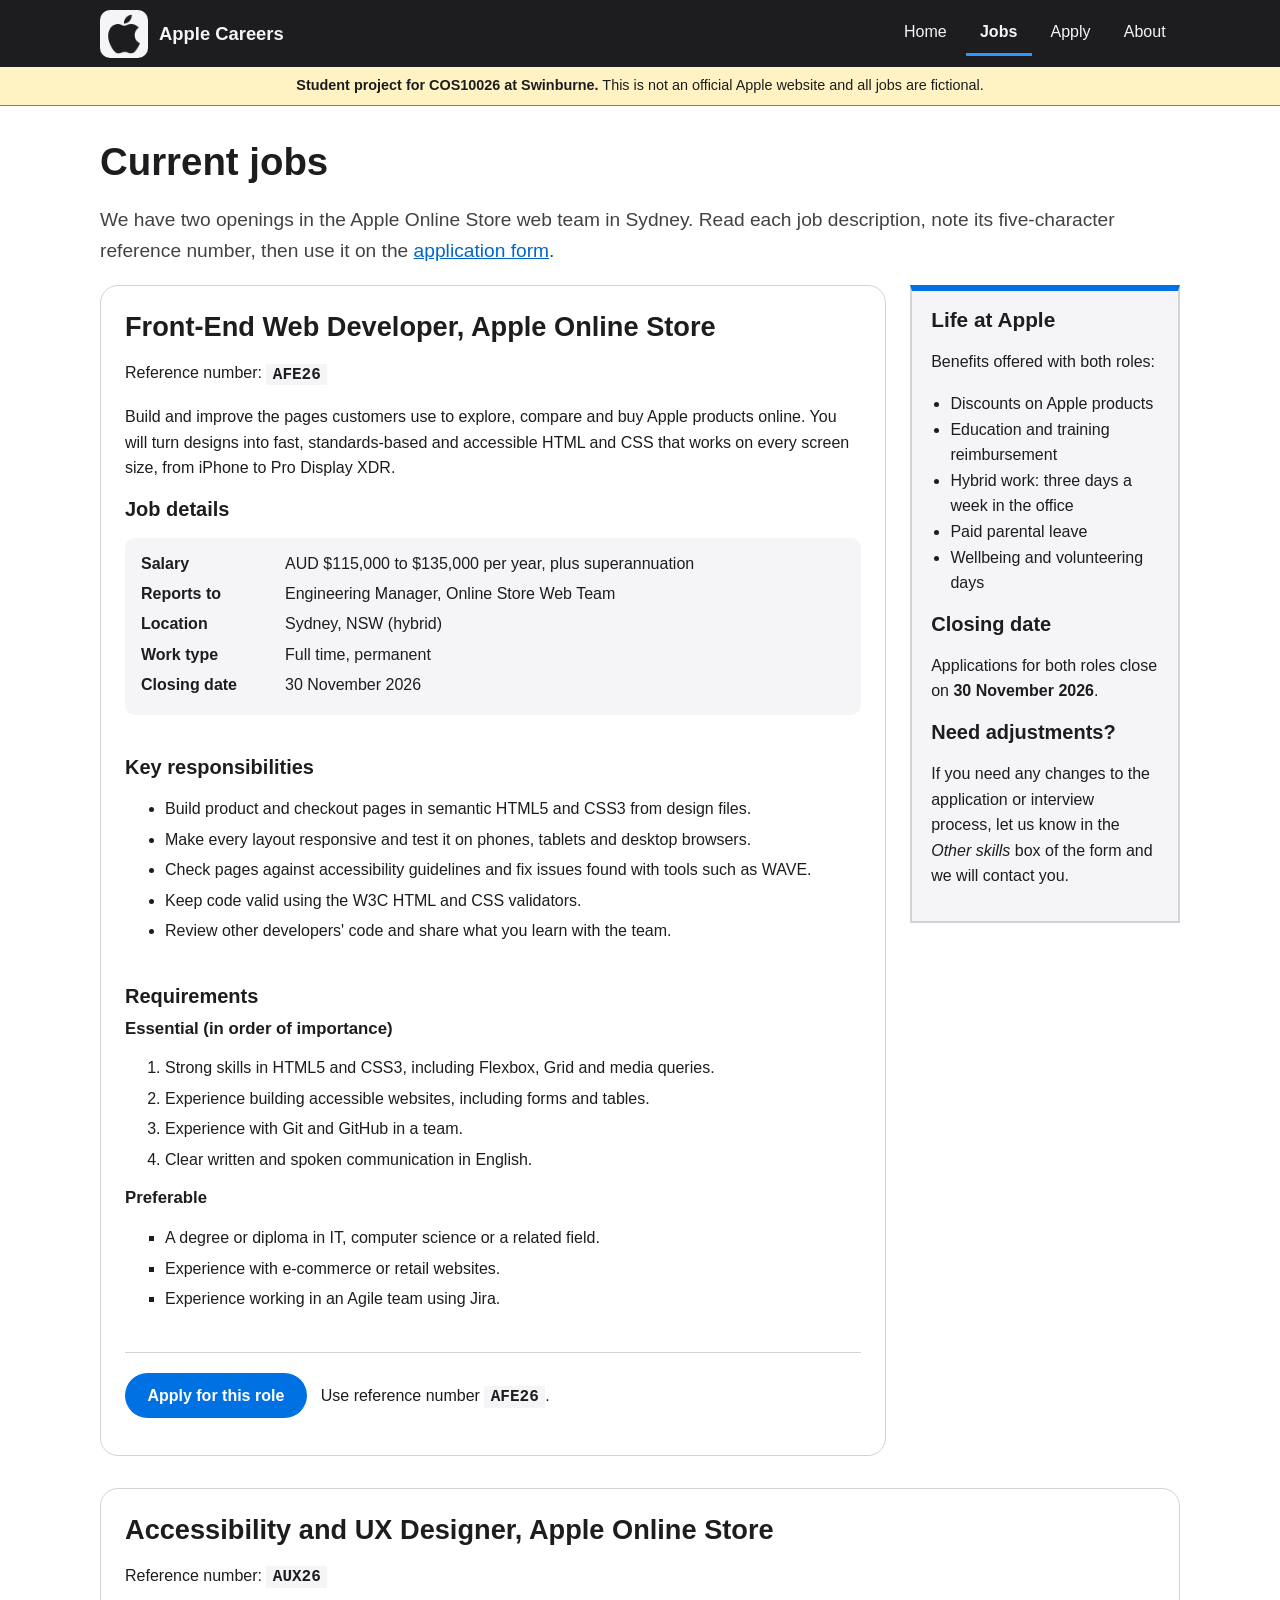
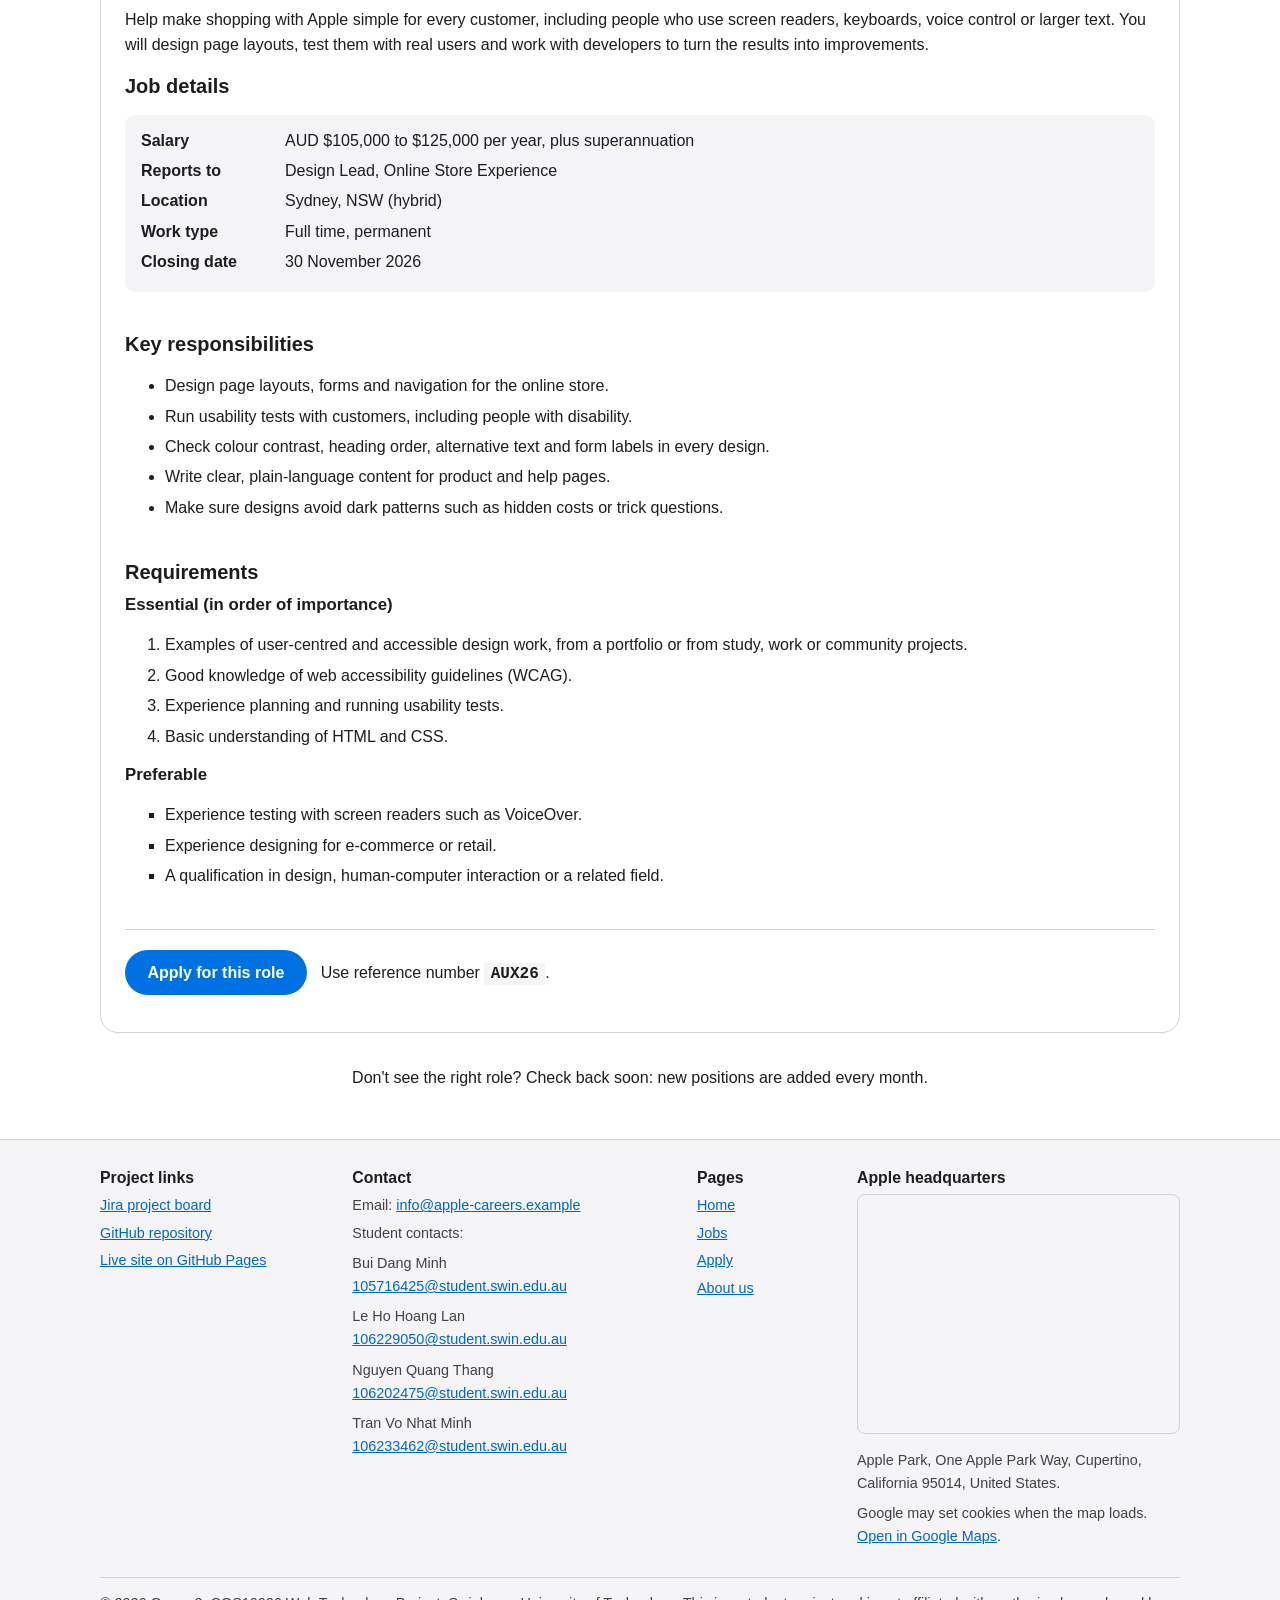
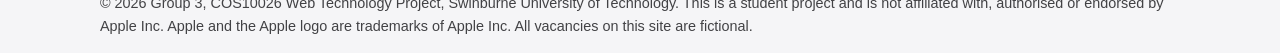
<file: jobs.html>
<!DOCTYPE html>
<html lang="en">
<head>
  <meta charset="utf-8">
  <meta name="viewport" content="width=device-width, initial-scale=1">
  <meta name="description" content="Current vacancies in the Apple Online Store web team in Sydney: Front-End Web Developer and Accessibility and UX Designer.">
  <meta name="keywords" content="Apple jobs, front-end web developer, UX designer, accessibility, Sydney, vacancies">
  <meta name="author" content="Group 3, COS10026">
  <title>Careers at Apple - Current jobs</title>

  <link rel="stylesheet" href="styles.css?v=20261023">
  <link rel="stylesheet" href="jobs.css">

  <style>
    .job-apply {
      margin-top: 1.5em;
      margin-bottom: 0;
      padding-top: 1em;
      border-top: 1px solid #d2d2d7;
    }
  </style>
</head>

<body>
  <a class="skip-link" href="#main-content">Skip to main content</a>

  <header id="site-header">
    <div class="container">
      <a class="brand" href="index.html">

        <!-- Logo glyph adapted from Devicon apple-original, https://devicon.dev/ (MIT); Apple trademark, educational use. -->
        <img src="images/logo.png" alt="Apple logo" width="48" height="48">
        Apple Careers
      </a>

      <nav>
        <ul>
          <li><a href="index.html">Home</a></li>
          <li><a href="jobs.html" class="current">Jobs</a></li>
          <li><a href="apply.html">Apply</a></li>
          <li><a href="about.html">About</a></li>
        </ul>
      </nav>
    </div>
  </header>

  <p class="project-banner">
    <strong>Student project for COS10026 at Swinburne.</strong> This is not an official Apple website and all jobs are fictional.
  </p>

  <main id="main-content" tabindex="-1">
    <div class="container">

      <h1>Current jobs</h1>
      <p>
        We have two openings in the Apple Online Store web team in Sydney.
        Read each job description, note its five-character reference number, then use it on the
        <a href="apply.html">application form</a>.
      </p>

      <aside aria-labelledby="life-heading">
        <h2 id="life-heading">Life at Apple</h2>
        <p>Benefits offered with both roles:</p>
        <ul>
          <li>Discounts on Apple products</li>
          <li>Education and training reimbursement</li>
          <li>Hybrid work: three days a week in the office</li>
          <li>Paid parental leave</li>
          <li>Wellbeing and volunteering days</li>
        </ul>
        <h3>Closing date</h3>
        <p>Applications for both roles close on <strong>30 November 2026</strong>.</p>
        <h3>Need adjustments?</h3>
        <p>
          If you need any changes to the application or interview process, let us know in the
          <em>Other skills</em> box of the form and we will contact you.
        </p>
      </aside>

      <!-- GenAI acknowledgement: see index.html. -->
      <section class="job" id="job-afe26" aria-labelledby="afe26-title">
        <h2 id="afe26-title">Front-End Web Developer, Apple Online Store</h2>
        <p>Reference number: <span class="ref">AFE26</span></p>

        <p>
          Build and improve the pages customers use to explore, compare and buy Apple products online.
          You will turn designs into fast, standards-based and accessible HTML and CSS that works on every
          screen size, from iPhone to Pro Display XDR.
        </p>

        <section aria-labelledby="afe26-facts">
          <h3 id="afe26-facts">Job details</h3>
          <dl class="job-facts">
            <dt>Salary</dt>
            <dd>AUD $115,000 to $135,000 per year, plus superannuation</dd>
            <dt>Reports to</dt>
            <dd>Engineering Manager, Online Store Web Team</dd>
            <dt>Location</dt>
            <dd>Sydney, NSW (hybrid)</dd>
            <dt>Work type</dt>
            <dd>Full time, permanent</dd>
            <dt>Closing date</dt>
            <dd>30 November 2026</dd>
          </dl>
        </section>

        <section aria-labelledby="afe26-duties">
          <h3 id="afe26-duties">Key responsibilities</h3>
          <ul>
            <li>Build product and checkout pages in semantic HTML5 and CSS3 from design files.</li>
            <li>Make every layout responsive and test it on phones, tablets and desktop browsers.</li>
            <li>Check pages against accessibility guidelines and fix issues found with tools such as WAVE.</li>
            <li>Keep code valid using the W3C HTML and CSS validators.</li>
            <li>Review other developers' code and share what you learn with the team.</li>
          </ul>
        </section>

        <section aria-labelledby="afe26-req">
          <h3 id="afe26-req">Requirements</h3>
          <h4>Essential (in order of importance)</h4>
          <ol>
            <li>Strong skills in HTML5 and CSS3, including Flexbox, Grid and media queries.</li>
            <li>Experience building accessible websites, including forms and tables.</li>
            <li>Experience with Git and GitHub in a team.</li>
            <li>Clear written and spoken communication in English.</li>
          </ol>
          <h4>Preferable</h4>
          <ul class="preferable">
            <li>A degree or diploma in IT, computer science or a related field.</li>
            <li>Experience with e-commerce or retail websites.</li>
            <li>Experience working in an Agile team using Jira.</li>
          </ul>
        </section>

        <p class="job-apply">
          <a class="button" href="apply.html">Apply for this role</a>
          Use reference number <span class="ref">AFE26</span>.
        </p>
      </section>

      <section class="job" id="job-aux26" aria-labelledby="aux26-title">
        <h2 id="aux26-title">Accessibility and UX Designer, Apple Online Store</h2>
        <p>Reference number: <span class="ref">AUX26</span></p>

        <p>
          Help make shopping with Apple simple for every customer, including people who use screen readers,
          keyboards, voice control or larger text. You will design page layouts, test them with real users
          and work with developers to turn the results into improvements.
        </p>

        <section aria-labelledby="aux26-facts">
          <h3 id="aux26-facts">Job details</h3>
          <dl class="job-facts">
            <dt>Salary</dt>
            <dd>AUD $105,000 to $125,000 per year, plus superannuation</dd>
            <dt>Reports to</dt>
            <dd>Design Lead, Online Store Experience</dd>
            <dt>Location</dt>
            <dd>Sydney, NSW (hybrid)</dd>
            <dt>Work type</dt>
            <dd>Full time, permanent</dd>
            <dt>Closing date</dt>
            <dd>30 November 2026</dd>
          </dl>
        </section>

        <section aria-labelledby="aux26-duties">
          <h3 id="aux26-duties">Key responsibilities</h3>
          <ul>
            <li>Design page layouts, forms and navigation for the online store.</li>
            <li>Run usability tests with customers, including people with disability.</li>
            <li>Check colour contrast, heading order, alternative text and form labels in every design.</li>
            <li>Write clear, plain-language content for product and help pages.</li>
            <li>Make sure designs avoid dark patterns such as hidden costs or trick questions.</li>
          </ul>
        </section>

        <section aria-labelledby="aux26-req">
          <h3 id="aux26-req">Requirements</h3>
          <h4>Essential (in order of importance)</h4>
          <ol>
            <li>Examples of user-centred and accessible design work, from a portfolio or from study, work or community projects.</li>
            <li>Good knowledge of web accessibility guidelines (WCAG).</li>
            <li>Experience planning and running usability tests.</li>
            <li>Basic understanding of HTML and CSS.</li>
          </ol>
          <h4>Preferable</h4>
          <ul class="preferable">
            <li>Experience testing with screen readers such as VoiceOver.</li>
            <li>Experience designing for e-commerce or retail.</li>
            <li>A qualification in design, human-computer interaction or a related field.</li>
          </ul>
        </section>

        <p class="job-apply">
          <a class="button" href="apply.html">Apply for this role</a>
          Use reference number <span class="ref">AUX26</span>.
        </p>
      </section>

      <p class="clear" style="text-align: center;">
        Don't see the right role? Check back soon: new positions are added every month.
      </p>

    </div>
  </main>

  <footer id="site-footer">
    <div class="container">
      <div class="footer-columns">
        <section aria-labelledby="footer-project">
          <h2 id="footer-project">Project links</h2>
          <ul>
            <li><a href="https://cos10026-group3.atlassian.net/jira/software/projects/WWTP/summary">Jira project board</a></li>
            <li><a href="https://github.com/dangminh232006/Web-Project-Group-3">GitHub repository</a></li>
            <li><a href="https://dangminh232006.github.io/Web-Project-Group-3/">Live site on GitHub Pages</a></li>
          </ul>
        </section>
        <section aria-labelledby="footer-contact">
          <h2 id="footer-contact">Contact</h2>
          <ul>
            <li>Email: <a href="mailto:info@apple-careers.example">info@apple-careers.example</a></li>
            <li>Student contacts:
              <ul>
                <li>Bui Dang Minh<br><a href="mailto:105716425@student.swin.edu.au">105716425@student.swin.edu.au</a></li>
                <li>Le Ho Hoang Lan<br><a href="mailto:106229050@student.swin.edu.au">106229050@student.swin.edu.au</a></li>
                <li>Nguyen Quang Thang<br><a href="mailto:106202475@student.swin.edu.au">106202475@student.swin.edu.au</a></li>
                <li>Tran Vo Nhat Minh<br><a href="mailto:106233462@student.swin.edu.au">106233462@student.swin.edu.au</a></li>
              </ul>
            </li>
          </ul>
        </section>
        <section aria-labelledby="footer-site">
          <h2 id="footer-site">Pages</h2>
          <ul>
            <li><a href="index.html">Home</a></li>
            <li><a href="jobs.html">Jobs</a></li>
            <li><a href="apply.html">Apply</a></li>
            <li><a href="about.html">About us</a></li>
          </ul>
        </section>

        <section class="footer-map" aria-labelledby="footer-location">
          <h2 id="footer-location">Apple headquarters</h2>
          <!-- Map supplied by Google Maps: Apple Park, Cupertino; https://www.google.com/maps/place/Apple+Park,+One+Apple+Park+Way,+Cupertino,+CA+95014 -->
          <iframe src="https://www.google.com/maps/embed?origin=mfe&amp;pb=!1m3!2m1!1sApple+Park,+One+Apple+Park+Way,+Cupertino,+CA+95014!6i15"
                  title="Google Map showing Apple Park, Apple headquarters in Cupertino, California"
                  width="600" height="240" loading="lazy"></iframe>
          <p>Apple Park, One Apple Park Way, Cupertino, California 95014, United States.</p>
          <p>Google may set cookies when the map loads.
            <a href="https://www.google.com/maps/place/Apple+Park,+One+Apple+Park+Way,+Cupertino,+CA+95014">Open in Google Maps</a>.
          </p>
        </section>
      </div>
      <p class="disclaimer">
        &copy; 2026 Group 3, COS10026 Web Technology Project, Swinburne University of Technology.
        This is a student project and is not affiliated with, authorised or endorsed by Apple Inc.
        Apple and the Apple logo are trademarks of Apple Inc. All vacancies on this site are fictional.
      </p>
    </div>
  </footer>
</body>
</html>
</file>
<file: styles.css>
/* Show the skip link on keyboard focus. */
/* GenAI acknowledgement: see index.html. */
.skip-link {
  position: absolute;
  top: -100px;
  left: 1em;
  padding: 0.75em 1em;
  color: #ffffff;
  background-color: #1d1d1f;
  z-index: 10;
}

.skip-link:focus {
  top: 0.5em;
  color: #ffffff;
  outline: 3px solid #ff9f0a;
}

/* Use border-box sizing and visible focus styles. */
* {
  box-sizing: border-box;
}

body {
  margin: 0;
  font-family: "Helvetica Neue", Helvetica, Arial, sans-serif;
  font-size: 1em;
  line-height: 1.6;
  color: #1d1d1f;
  background-color: #ffffff;
}

h1, h2, h3, h4 {
  color: #1d1d1f;
  line-height: 1.25;
  margin-top: 0;
  margin-bottom: 0.5em;
}

h1 {
  font-size: 2.4em;
}

h2 {
  font-size: 1.7em;
}

h3 {
  font-size: 1.25em;
}

h4 {
  font-size: 1.05em;
}

a {
  color: #0066cc;
}

a:visited {
  color: #5b3a99;
}

a:hover {
  color: #003d7a;
  text-decoration: none;
}

a:focus,
input:focus,
select:focus,
textarea:focus,
button:focus {
  outline: 3px solid #0058b0;
}

#site-header a:focus {
  outline: 3px solid #ff9f0a;
}

img {
  max-width: 100%;
  height: auto;
}

.container {
  width: 90%;
  max-width: 1080px;
  margin-left: auto;
  margin-right: auto;
}

/* Share navigation and mark the current page. */
#site-header {
  background-color: #1d1d1f;
  color: #f5f5f7;
  padding: 0.6em 0;
}

#site-header .container {
  display: flex;
  justify-content: space-between;
  align-items: center;
  flex-wrap: wrap;
}

.brand {
  display: flex;
  align-items: center;
  color: #f5f5f7;
  text-decoration: none;
  font-size: 1.15em;
  font-weight: bold;
}

.brand img {
  background-color: #f5f5f7;
  border-radius: 10px;
  padding: 4px;
  margin-right: 0.6em;
}

.brand:visited {
  color: #f5f5f7;
}

nav ul {
  list-style-type: none;
  margin: 0;
  padding: 0;
}

nav li {
  display: inline-block;
}

nav a {
  display: block;
  padding: 0.5em 0.9em;
  color: #f5f5f7;
  text-decoration: none;
  border-bottom: 3px solid #1d1d1f;
}

nav a:visited {
  color: #f5f5f7;
}

nav a:hover {
  color: #ffffff;
  border-bottom-color: #a1a1a6;
}

nav a.current {
  border-bottom-color: #2997ff;
  font-weight: bold;
}

.project-banner {
  margin: 0;
  padding: 0.5em 0;
  background-color: #fff3c4;
  border-bottom: 1px solid #b07d00;
  text-align: center;
  font-size: 0.9em;
}

/* Share section spacing and button styles. */
main {
  padding-top: 2em;
  padding-bottom: 2em;
}

main section {
  margin-bottom: 2.5em;
}

main > .container > section {
  padding-bottom: 2em;
  border-bottom: 1px solid #d2d2d7;
}

h1 + p {
  font-size: 1.2em;
  color: #424245;
}

.button {
  display: inline-block;
  padding: 0.6em 1.4em;
  margin: 0.3em 0.6em 0.3em 0;
  border-radius: 980px;
  background-color: #0071e3;
  color: #ffffff;
  text-decoration: none;
  font-weight: bold;
}

.button:visited {
  color: #ffffff;
}

.button:hover {
  background-color: #0058b0;
  color: #ffffff;
}

.button.secondary {
  background-color: #ffffff;
  color: #0066cc;
  border: 2px solid #0071e3;
}

.button.secondary:hover {
  background-color: #e8f2fd;
}

.note {
  background-color: #f5f5f7;
  border-left: 4px solid #86868b;
  padding: 0.8em 1em;
  font-size: 0.95em;
}

.ref {
  font-family: "Courier New", Courier, monospace;
  font-weight: bold;
  background-color: #f5f5f7;
  padding: 0.1em 0.4em;
}

/* Keep wide tables scrollable within their wrapper. */
.table-wrapper {
  overflow-x: auto;
}

table {
  width: 100%;
  margin-top: 1em;
}

caption {
  font-weight: bold;
  text-align: left;
  padding-bottom: 0.5em;
}

th, td {
  border: 1px solid #d2d2d7;
  padding: 0.6em 0.8em;
  text-align: left;
  vertical-align: top;
}

thead th {
  background-color: #1d1d1f;
  color: #ffffff;
}

tbody th {
  background-color: #f5f5f7;
}

.placeholder {
  background-color: #fff3c4;
  border: 1px dashed #b07d00;
  padding: 0 0.3em;
}

/* Arrange the shared footer columns. */
#site-footer {
  background-color: #f5f5f7;
  color: #424245;
  padding: 2em 0 1em;
  font-size: 0.9em;
  border-top: 1px solid #d2d2d7;
}

#site-footer h2 {
  font-size: 1.1em;
  margin-bottom: 0.4em;
}

.footer-columns {
  display: grid;
  grid-template-columns: 1fr 1.4fr 0.6fr 1.4fr;
  gap: 1.5em;
}

.footer-columns section {
  min-width: 0;
  margin-bottom: 1em;
  overflow-wrap: break-word;
}

#site-footer ul {
  list-style-type: none;
  padding-left: 0;
  margin: 0;
}

#site-footer li {
  margin-bottom: 0.3em;
}

#site-footer li ul {
  margin-top: 0.5em;
}

#site-footer li ul li {
  margin-bottom: 0.5em;
}

.footer-map iframe {
  width: 100%;
  height: 240px;
  border: 1px solid #d2d2d7;
  border-radius: 8px;
}

.footer-map p {
  margin: 0.5em 0 0;
}

.disclaimer {
  border-top: 1px solid #d2d2d7;
  padding-top: 1em;
  margin-bottom: 0;
}

/* Reflow navigation and footer columns on smaller screens. */
@media screen and (max-width: 1024px) {
  .footer-columns {
    grid-template-columns: repeat(2, minmax(0, 1fr));
  }
}

@media screen and (max-width: 768px) {
  h1 {
    font-size: 1.9em;
  }

  h2 {
    font-size: 1.45em;
  }

  #site-header .container {
    justify-content: center;
  }

  nav ul {
    text-align: center;
    margin-top: 0.4em;
  }

}

@media screen and (max-width: 480px) {
  .container {
    width: 94%;
  }

  nav a {
    padding: 0.4em 0.6em;
  }

  .footer-columns {
    grid-template-columns: 1fr;
  }

}

/* Hide navigation, search and action buttons in print. */
@media print {
  nav,
  #search,
  .button {
    display: none;
  }

  body {
    color: #000000;
    background-color: #ffffff;
  }

}
</file>
<file: index.css>
/* Arrange the hero text and illustration. */
/* GenAI acknowledgement: see index.html. */
#hero {
  background-color: #fbfbfd;
  /* Original AI-assisted background; acknowledgement: index.html. */
  background-image: url("images/bg-hero.jpg");
  background-repeat: no-repeat;
  background-position: center top;
  background-size: cover;
  padding: 3em 0;
  border-bottom: 1px solid #d2d2d7;
}

#hero .container {
  display: flex;
  align-items: center;
  justify-content: space-between;
}

.hero-text {
  width: 52%;
}

.hero-figure {
  width: 44%;
  margin: 0;
}

.hero-figure img {
  border-radius: 18px;
  border: 1px solid #d2d2d7;
}

.slogan {
  font-size: 1.6em;
  font-weight: bold;
  color: #0066cc;
  margin-top: 0;
}

/* Wrap the search label and controls. */
.search-row {
  display: flex;
  flex-wrap: wrap;
  align-items: center;
}

.search-row label {
  width: 100%;
  font-weight: bold;
  margin-bottom: 0.3em;
}

.search-row input {
  width: 60%;
  padding: 0.6em 0.8em;
  font-size: 1em;
  border: 1px solid #86868b;
  border-radius: 8px;
  margin-right: 0.6em;
}

.search-row button {
  padding: 0.6em 1.4em;
  font-size: 1em;
  font-weight: bold;
  color: #ffffff;
  background-color: #0071e3;
  border: 2px solid #0071e3;
  border-radius: 980px;
}

.search-row button:hover {
  background-color: #0058b0;
}

#process tbody tr:nth-child(even) td {
  background-color: #fbfbfd;
}

#acknowledgement {
  background-color: #f5f5f7;
  border: 1px solid #d2d2d7;
  border-left: 6px solid #8a4b1f;
  padding: 1.5em;
}

/* Stack hero content on smaller screens. */
@media screen and (max-width: 1024px) {
  .hero-text {
    width: 55%;
  }

  .hero-figure {
    width: 42%;
  }
}

@media screen and (max-width: 768px) {
  #hero .container {
    flex-direction: column;
  }

  .hero-text,
  .hero-figure {
    width: 100%;
  }

  .hero-figure {
    margin-top: 1.5em;
  }

  .search-row input {
    width: 100%;
    margin-right: 0;
    margin-bottom: 0.6em;
  }

}
</file>
<file: about.css>
/* Distinguish student IDs in the member list. */
/* GenAI acknowledgement: see index.html. */
.student-id {
  display: inline-block;
  font-family: "Courier New", Courier, monospace;
  font-size: 0.9em;
  font-weight: bold;
  color: #ffffff;
  background-color: #0071e3;
  padding: 0.1em 0.6em;
  border-radius: 980px;
  margin-left: 0.4em;
}

#group-details ul ul {
  list-style-type: circle;
}

.members dt {
  font-size: 1.2em;
  font-weight: bold;
  margin-top: 1.2em;
  padding-top: 0.8em;
  border-top: 1px solid #d2d2d7;
}

.members dt:first-child {
  border-top: none;
}

.members dd {
  margin-left: 0;
  margin-bottom: 0.4em;
}

.members dd.quote {
  font-weight: bold;
  border-left: 4px solid #0071e3;
  padding-left: 0.8em;
}

/* Center the collage and scale it without cropping. */
#photo {
  text-align: center;
}

#group-photo {
  border: 4px solid #1d1d1f;
  border-radius: 18px;
  padding: 0.8em;
  margin: 1em auto;
  max-width: 820px;
  background-color: #f5f5f7;
}

#group-photo img {
  display: block;
  width: 100%;
  height: auto;
  border-radius: 10px;
}

#group-photo figcaption {
  text-align: center;
  padding-top: 0.6em;
  color: #424245;
}

/* Use borders and alternating table rows for readability. */
#fun-facts table {
  border: 2px solid #1d1d1f;
}

#fun-facts th {
  background-color: #0071e3;
  color: #ffffff;
}

#fun-facts td {
  background-color: #ffffff;
}

#fun-facts tbody tr:nth-child(even) td {
  background-color: #f5f5f7;
}

#fun-facts tbody tr:hover td {
  background-color: #d6e9ff;
  color: #1d1d1f;
}
</file>
<file: apply.css>
/* Pair related form fields in two columns. */
/* GenAI acknowledgement: see index.html. */
.form-grid {
  display: grid;
  grid-template-columns: repeat(2, minmax(0, 1fr));
  gap: 1em 1.5em;
}

.form-grid .wide {
  grid-column: 1 / 3;
}

fieldset {
  border: 1px solid #d2d2d7;
  border-radius: 14px;
  padding: 1em 1.5em 1.5em;
  margin: 0 0 1.5em;
}

legend {
  font-weight: bold;
  font-size: 1.15em;
  padding: 0 0.4em;
}

.field {
  display: flex;
  flex-direction: column;
  min-width: 0;
}

/* Align paired controls despite different hint lengths. */
.field > label {
  min-height: 3.5em;
  margin-bottom: 0.5em;
}

.field label {
  display: block;
  font-weight: bold;
}

.hint {
  display: block;
  font-size: 0.85em;
  color: #424245;
  font-weight: normal;
}

.field > input,
.field > select,
.field > textarea {
  width: 100%;
  padding: 0.6em 0.7em;
  min-height: 3em;
  line-height: 1.6;
  font-size: 1em;
  font-family: "Helvetica Neue", Helvetica, Arial, sans-serif;
  border: 1px solid #86868b;
  border-radius: 8px;
  background-color: #ffffff;
}

/* Wrap choice labels and retain 3em target heights. */
.choices {
  display: flex;
  flex-wrap: wrap;
  margin-bottom: 1em;
}

.choices label {
  display: flex;
  align-items: center;
  width: 33.333%;
  min-height: 3em;
  padding-right: 1em;
  margin-bottom: 0;
  font-weight: normal;
}

.choices input {
  flex: none;
  width: auto;
  margin: 0;
  margin-right: 0.4em;
}

.field .choices label {
  width: 25%;
}

.field fieldset {
  border: none;
  padding: 0;
  margin: 0;
  min-width: 0;
}

.field fieldset legend {
  font-size: 1em;
  padding: 0;
  margin-bottom: 0.3em;
}

.form-buttons {
  display: flex;
  justify-content: flex-end;
  flex-wrap: wrap;
  gap: 1em;
}

.form-buttons input {
  padding: 0.7em 1.6em;
  margin: 0;
  font-size: 1em;
  font-weight: bold;
  border-radius: 980px;
  border: 2px solid #0071e3;
}

.form-buttons input[type="submit"] {
  background-color: #0071e3;
  color: #ffffff;
}

.form-buttons input[type="reset"] {
  background-color: #ffffff;
  color: #0066cc;
  border-color: #86868b;
  font-weight: normal;
}

.form-buttons input:hover {
  border-color: #003d7a;
}

/* Stack fields and release reserved label height on smaller screens. */
@media screen and (max-width: 768px) {
  .form-grid {
    grid-template-columns: 1fr;
  }

  .form-grid .wide {
    grid-column: 1;
  }

  .field > label {
    min-height: 0;
  }

  .choices label,
  .field .choices label {
    width: 50%;
  }

}

@media screen and (max-width: 480px) {
  .choices label,
  .field .choices label {
    width: 100%;
  }
}
</file>
<file: jobs.css>
/* Keep the aside at 25% width and clear the role floats. */
/* GenAI acknowledgement: see index.html. */
aside {
  float: right;
  width: 25%;
  margin: 0 0 1.5em 1.5em;
  padding: 1em 1.2em;
  border: 2px solid #d2d2d7;
  border-top: 6px solid #0071e3;
  background-color: #f5f5f7;
}

aside h2 {
  font-size: 1.3em;
}

aside ul {
  padding-left: 1.2em;
}

.job {
  border: 1px solid #d2d2d7;
  border-radius: 18px;
  padding: 1.5em;
  margin-bottom: 2em;
  overflow: hidden;
}

/* Float each fact term beside its value. */
.job-facts {
  background-color: #f5f5f7;
  padding: 0.8em 1em;
  border-radius: 10px;
}

.job-facts dt {
  font-weight: bold;
  float: left;
  width: 9em;
  clear: left;
}

.job-facts dd {
  margin-left: 9em;
  margin-bottom: 0.3em;
}

.job ol {
  list-style-type: decimal;
}

.job ul.preferable {
  list-style-type: square;
}

.job li {
  margin-bottom: 0.3em;
}

.clear {
  clear: both;
}

/* Remove floats on smaller screens. */
@media screen and (max-width: 768px) {

  aside {
    float: none;
    width: 100%;
    margin: 0 0 1.5em 0;
  }

  .job-facts dt {
    float: none;
    width: auto;
  }

  .job-facts dd {
    margin-left: 0;
  }

}

/* Keep the aside in document flow when printed. */
@media print {
  aside {
    float: none;
    width: 100%;
  }
}
</file>
